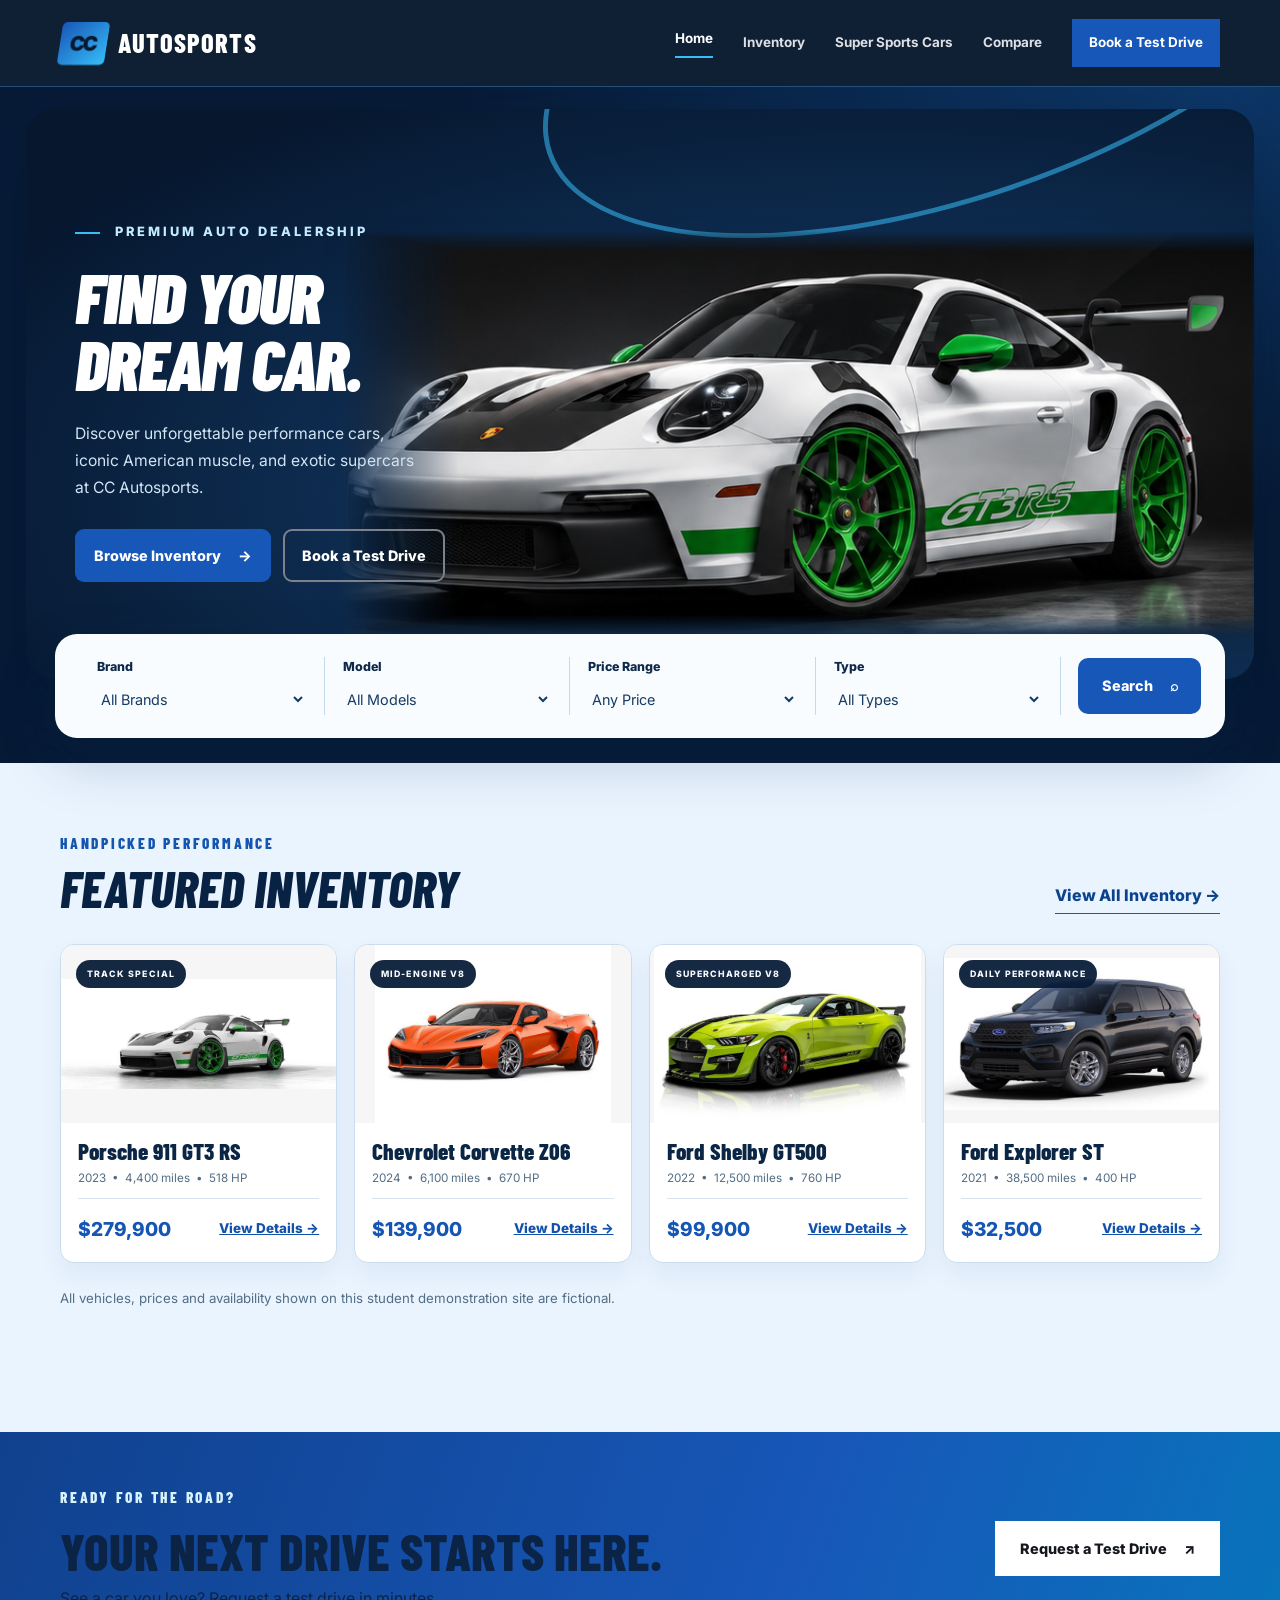
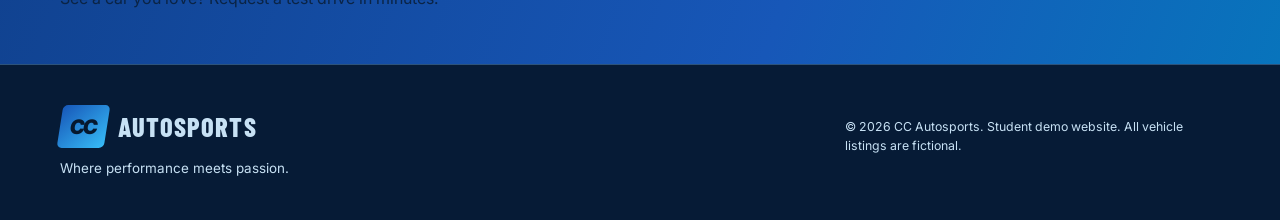
<file: index.html>
<!DOCTYPE html>
<html lang="en">
<head>
  <meta charset="UTF-8">
  <meta name="viewport" content="width=device-width, initial-scale=1.0">
  <meta name="description" content="Explore performance vehicles at CC Autosports. Compare cars and request a test drive.">
  <title>CC Autosports | Drive Something Extraordinary</title>
  <link rel="stylesheet" href="css/styles.css">
  <script src="js/script.js" defer></script>
</head>
<body>
  <a class="skip-link" href="#main-content">Skip to main content</a>
  <header class="site-header">
    <div class="container header-inner">
      <a class="brand" href="index.html" aria-label="CC Autosports home"><span class="brand-mark">CC</span><span class="brand-name">AUTOSPORTS</span></a>
      <button class="menu-toggle" type="button" aria-expanded="false" aria-controls="primary-nav">Menu <span aria-hidden="true">☰</span></button>
      <nav class="primary-nav" id="primary-nav" aria-label="Main navigation">
        <a href="index.html" aria-current="page">Home</a>
        <a href="inventory.html">Inventory</a>
        <a href="super-sports.html">Super Sports Cars</a><a href="compare.html">Compare</a>
        <a href="test-drive.html" class="nav-cta">Book a Test Drive</a>
      </nav>
    </div>
  </header>
  <main id="main-content">
    <section class="showroom-hero" aria-labelledby="hero-heading">
      <div class="container showroom-shell">
        <div class="showroom-content">
          <div class="showroom-copy">
            <p class="showroom-kicker"><span class="accent-line"></span> PREMIUM AUTO DEALERSHIP</p>
            <h1 id="hero-heading">FIND YOUR<br>DREAM CAR.</h1>
            <p>Discover unforgettable performance cars, iconic American muscle, and exotic supercars at CC Autosports.</p>
            <div class="hero-actions">
              <a class="button button-red" href="inventory.html">Browse Inventory <span aria-hidden="true">→</span></a>
              <a class="button button-outline" href="test-drive.html">Book a Test Drive</a>
            </div>
          </div>
          <div class="showroom-art"><img src="images/hero-porsche.png" alt="White Porsche 911 GT3 RS with green wheels and racing details" fetchpriority="high"></div>
          <div class="showroom-bottomline">EXPERIENCE THE EXTRAORDINARY <span>— CC AUTOSPORTS</span></div>
        </div>
      </div>
    </section>
    <div class="container search-container">
      <form id="hero-search" class="hero-search" aria-label="Find a vehicle">
        <div class="search-field"><label for="home-brand">Brand</label><select id="home-brand" name="brand"><option value="all">All Brands</option><option value="Ford">Ford</option><option value="Chevrolet">Chevrolet</option><option value="Dodge">Dodge</option><option value="Porsche">Porsche</option><option value="Lamborghini">Lamborghini</option></select></div>
        <div class="search-field"><label for="home-model">Model</label><select id="home-model" name="model"><option value="all">All Models</option></select></div>
        <div class="search-field"><label for="home-price">Price Range</label><select id="home-price" name="price"><option value="all">Any Price</option><option value="35000">Under $35,000</option><option value="50000">Under $50,000</option><option value="100000">Under $100,000</option><option value="150000">Under $150,000</option><option value="300000">Under $300,000</option></select></div>
        <div class="search-field"><label for="home-type">Type</label><select id="home-type" name="type"><option value="all">All Types</option><option value="standard">Inventory</option><option value="super">Super Sports</option></select></div>
        <button type="submit" class="button button-red search-submit">Search <span aria-hidden="true">⌕</span></button>
      </form>
    </div>
    <section class="section home-featured" aria-labelledby="featured-heading">
      <div class="container">
        <div class="section-head"><div><p class="eyebrow">HANDPICKED PERFORMANCE</p><h2 id="featured-heading">FEATURED INVENTORY</h2></div><a class="text-link" href="inventory.html">View All Inventory <span aria-hidden="true">→</span></a></div>
        <div class="vehicle-grid" id="featured-vehicles"></div>
        <p class="inventory-disclaimer">All vehicles, prices and availability shown on this student demonstration site are fictional.</p>
      </div>
    </section>
    <section class="promo"><div class="container promo-inner"><div><p class="eyebrow">READY FOR THE ROAD?</p><h2>YOUR NEXT DRIVE STARTS HERE.</h2><p>See a car you love? Request a test drive in minutes.</p></div><a class="button button-white" href="test-drive.html">Request a Test Drive <span aria-hidden="true">↗</span></a></div></section>
  </main>
  <footer class="site-footer"><div class="container footer-inner"><div><a class="brand" href="index.html"><span class="brand-mark">CC</span><span class="brand-name">AUTOSPORTS</span></a><p>Where performance meets passion.</p></div><p>© <span id="current-year">2026</span> CC Autosports. Student demo website. All vehicle listings are fictional.</p></div></footer>
</body>
</html>
</file>
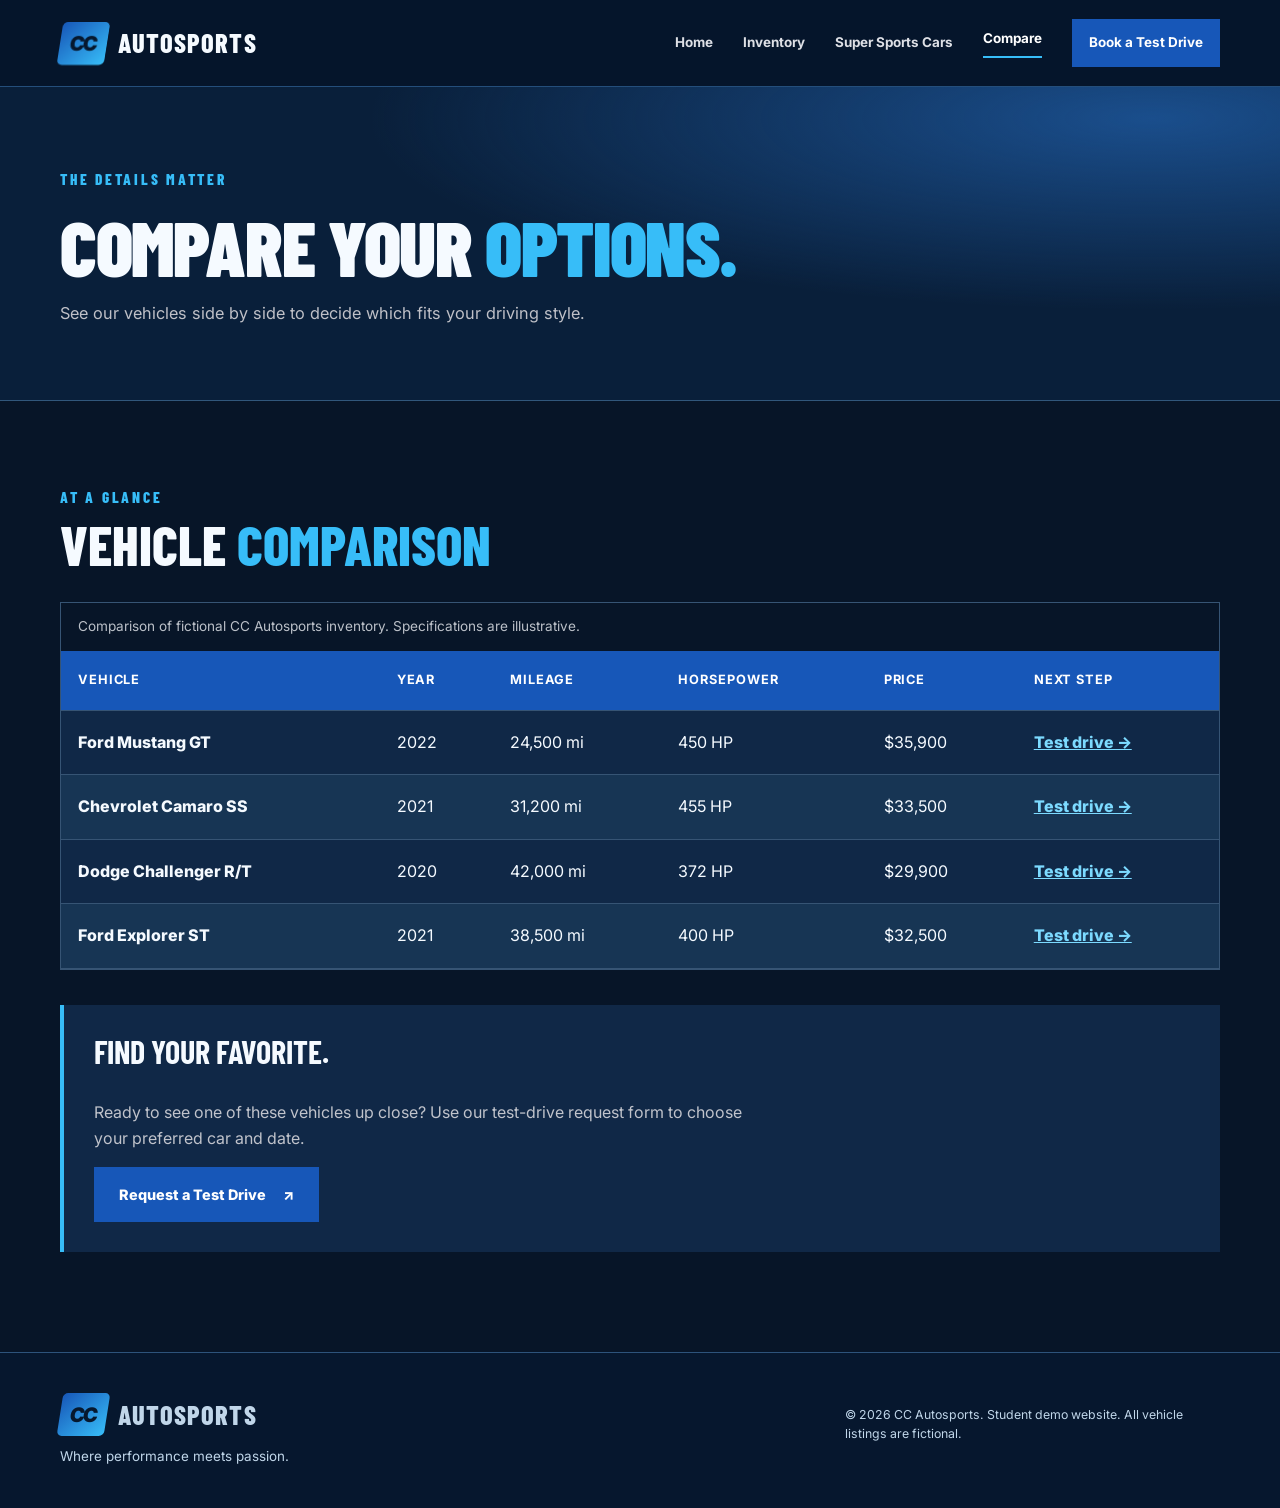
<file: compare.html>
<!DOCTYPE html>
<html lang="en">
<head><meta charset="UTF-8"><meta name="viewport" content="width=device-width, initial-scale=1.0"><meta name="description" content="Compare vehicle years, mileage, horsepower and prices at CC Autosports."><title>Compare Vehicles | CC Autosports</title><link rel="stylesheet" href="css/styles.css"><script src="js/script.js" defer></script></head>
<body><a class="skip-link" href="#main-content">Skip to main content</a><header class="site-header"><div class="container header-inner"><a class="brand" href="index.html" aria-label="CC Autosports home"><span class="brand-mark">CC</span><span class="brand-name">AUTOSPORTS</span></a><button class="menu-toggle" type="button" aria-expanded="false" aria-controls="primary-nav">Menu <span aria-hidden="true">☰</span></button><nav class="primary-nav" id="primary-nav" aria-label="Main navigation"><a href="index.html">Home</a><a href="inventory.html">Inventory</a><a href="super-sports.html">Super Sports Cars</a><a href="compare.html" aria-current="page">Compare</a><a href="test-drive.html" class="nav-cta">Book a Test Drive</a></nav></div></header>
<main id="main-content"><section class="page-hero"><div class="container"><p class="eyebrow">THE DETAILS MATTER</p><h1>COMPARE YOUR <em>OPTIONS.</em></h1><p>See our vehicles side by side to decide which fits your driving style.</p></div></section><section class="section"><div class="container"><div class="section-head"><div><p class="eyebrow">AT A GLANCE</p><h2>VEHICLE <span>COMPARISON</span></h2></div></div><div class="table-scroll" tabindex="0" role="region" aria-label="Scrollable vehicle comparison table"><table class="comparison-table"><caption>Comparison of fictional CC Autosports inventory. Specifications are illustrative.</caption><thead><tr><th scope="col">Vehicle</th><th scope="col">Year</th><th scope="col">Mileage</th><th scope="col">Horsepower</th><th scope="col">Price</th><th scope="col">Next Step</th></tr></thead><tbody id="comparison-rows"></tbody></table></div><div class="info-card"><h3>FIND YOUR FAVORITE.</h3><p>Ready to see one of these vehicles up close? Use our test-drive request form to choose your preferred car and date.</p><a class="button button-red" href="test-drive.html">Request a Test Drive <span aria-hidden="true">↗</span></a></div></div></section></main>
<footer class="site-footer"><div class="container footer-inner"><div><a class="brand" href="index.html"><span class="brand-mark">CC</span><span class="brand-name">AUTOSPORTS</span></a><p>Where performance meets passion.</p></div><p>© <span id="current-year">2026</span> CC Autosports. Student demo website. All vehicle listings are fictional.</p></div></footer></body></html>
</file>
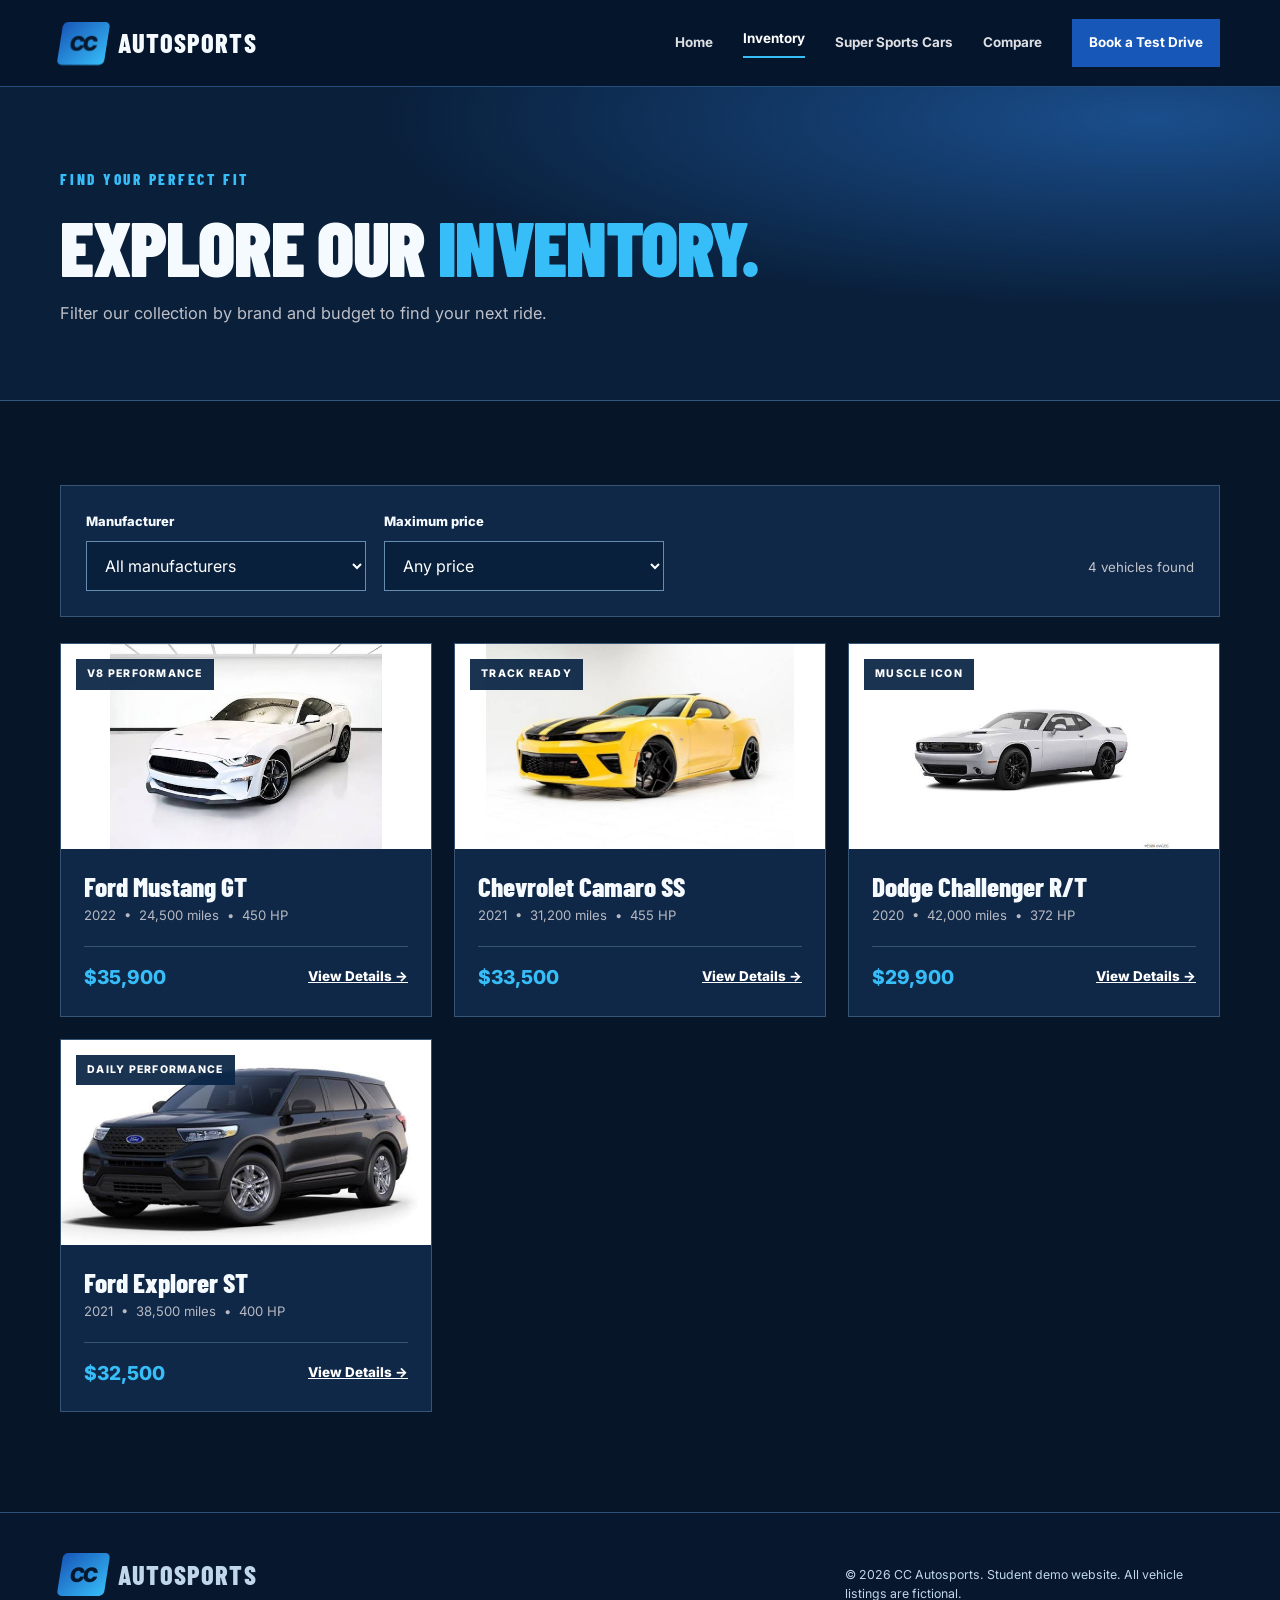
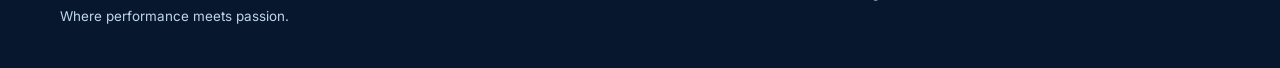
<file: inventory.html>
<!DOCTYPE html>
<html lang="en">
<head><meta charset="UTF-8"><meta name="viewport" content="width=device-width, initial-scale=1.0"><meta name="description" content="Browse and filter performance cars at CC Autosports."><title>Inventory | CC Autosports</title><link rel="stylesheet" href="css/styles.css"><script src="js/script.js" defer></script></head>
<body>
<a class="skip-link" href="#main-content">Skip to main content</a>
<header class="site-header"><div class="container header-inner"><a class="brand" href="index.html" aria-label="CC Autosports home"><span class="brand-mark">CC</span><span class="brand-name">AUTOSPORTS</span></a><button class="menu-toggle" type="button" aria-expanded="false" aria-controls="primary-nav">Menu <span aria-hidden="true">☰</span></button><nav class="primary-nav" id="primary-nav" aria-label="Main navigation"><a href="index.html">Home</a><a href="inventory.html" aria-current="page">Inventory</a><a href="super-sports.html">Super Sports Cars</a><a href="compare.html">Compare</a><a href="test-drive.html" class="nav-cta">Book a Test Drive</a></nav></div></header>
<main id="main-content"><section class="page-hero"><div class="container"><p class="eyebrow">FIND YOUR PERFECT FIT</p><h1>EXPLORE OUR <em>INVENTORY.</em></h1><p>Filter our collection by brand and budget to find your next ride.</p></div></section><section class="section"><div class="container"><div class="filter-bar"><div class="filter-control"><label for="brand-filter">Manufacturer</label><select id="brand-filter"><option value="all">All manufacturers</option><option value="Ford">Ford</option><option value="Chevrolet">Chevrolet</option><option value="Dodge">Dodge</option></select></div><div class="filter-control"><label for="price-filter">Maximum price</label><select id="price-filter"><option value="all">Any price</option><option value="30000">$30,000</option><option value="35000">$35,000</option><option value="40000">$40,000</option></select></div><p id="inventory-count" role="status" aria-live="polite"></p></div><div class="vehicle-grid" id="inventory-vehicles"></div><p id="no-results" class="empty-state" hidden>No vehicles match those filters. Try a different brand or price.</p></div></section></main>
<footer class="site-footer"><div class="container footer-inner"><div><a class="brand" href="index.html"><span class="brand-mark">CC</span><span class="brand-name">AUTOSPORTS</span></a><p>Where performance meets passion.</p></div><p>© <span id="current-year">2026</span> CC Autosports. Student demo website. All vehicle listings are fictional.</p></div></footer>
</body></html>
</file>
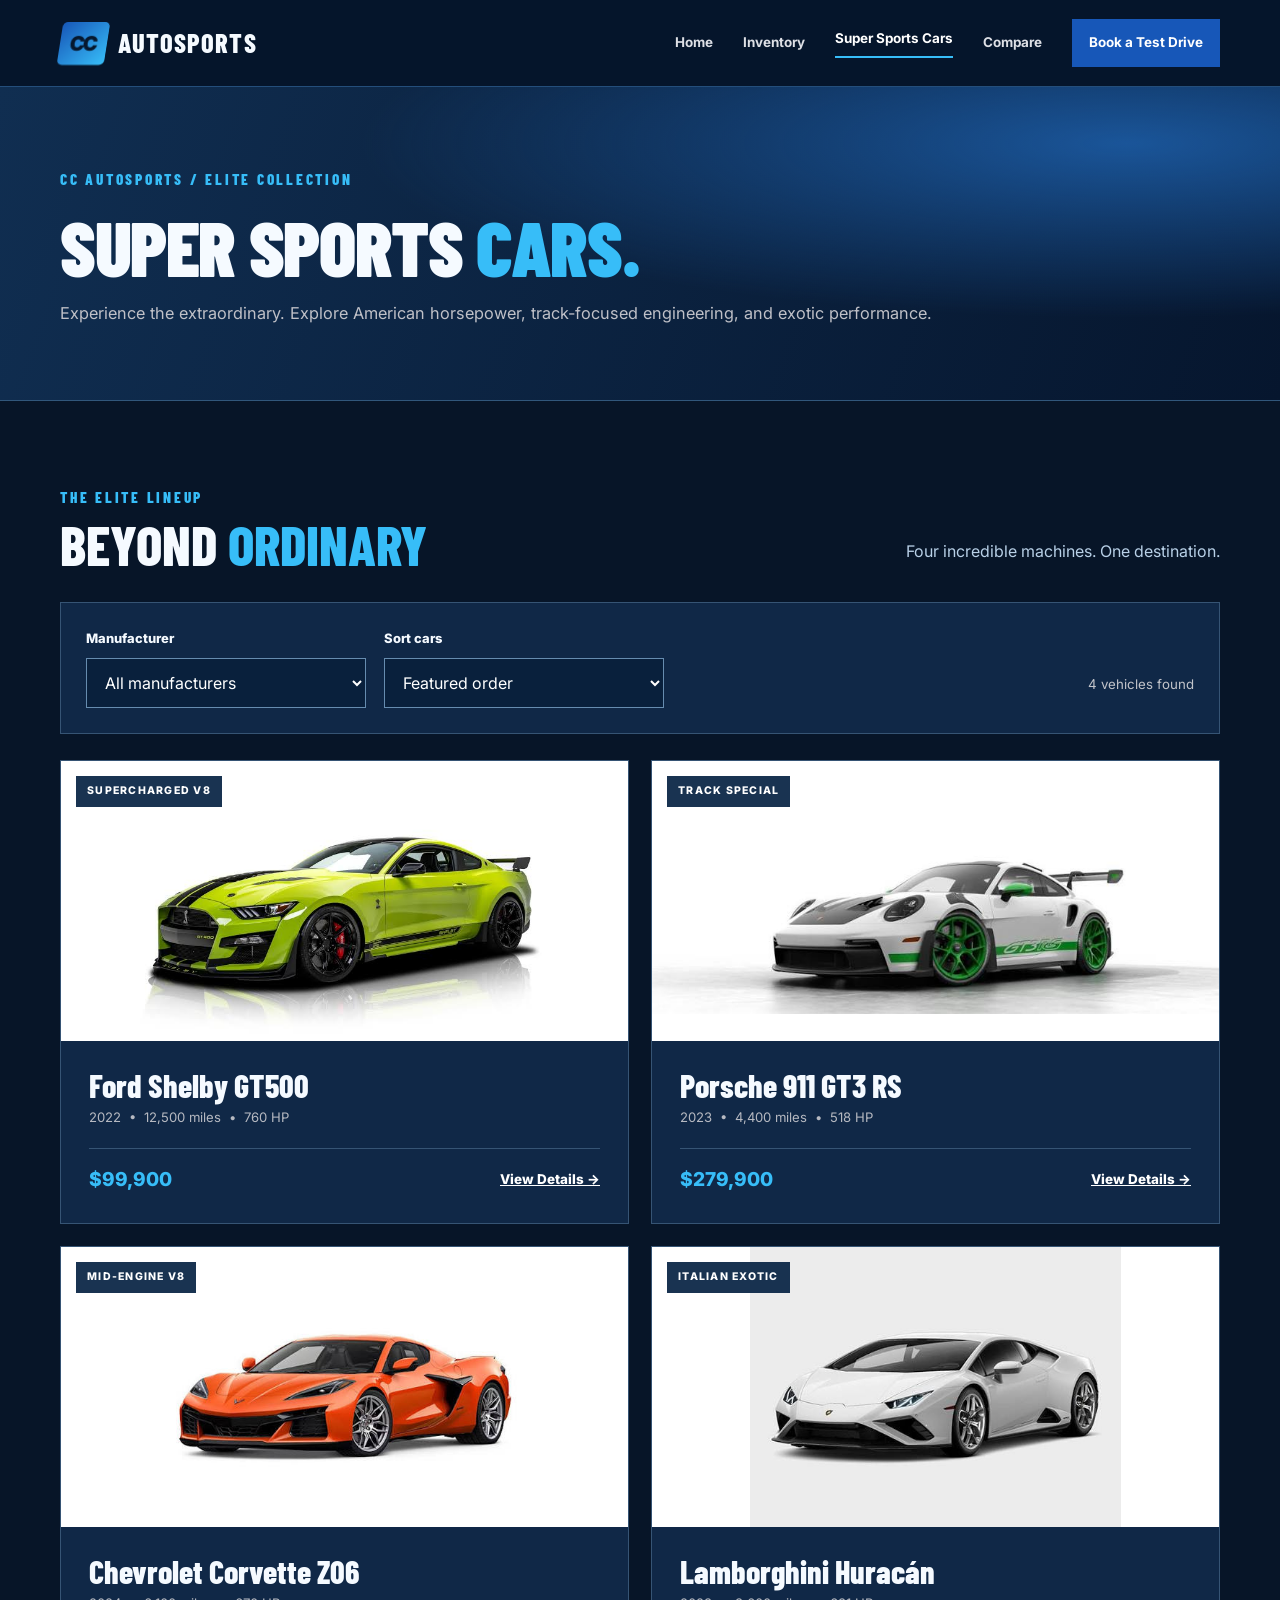
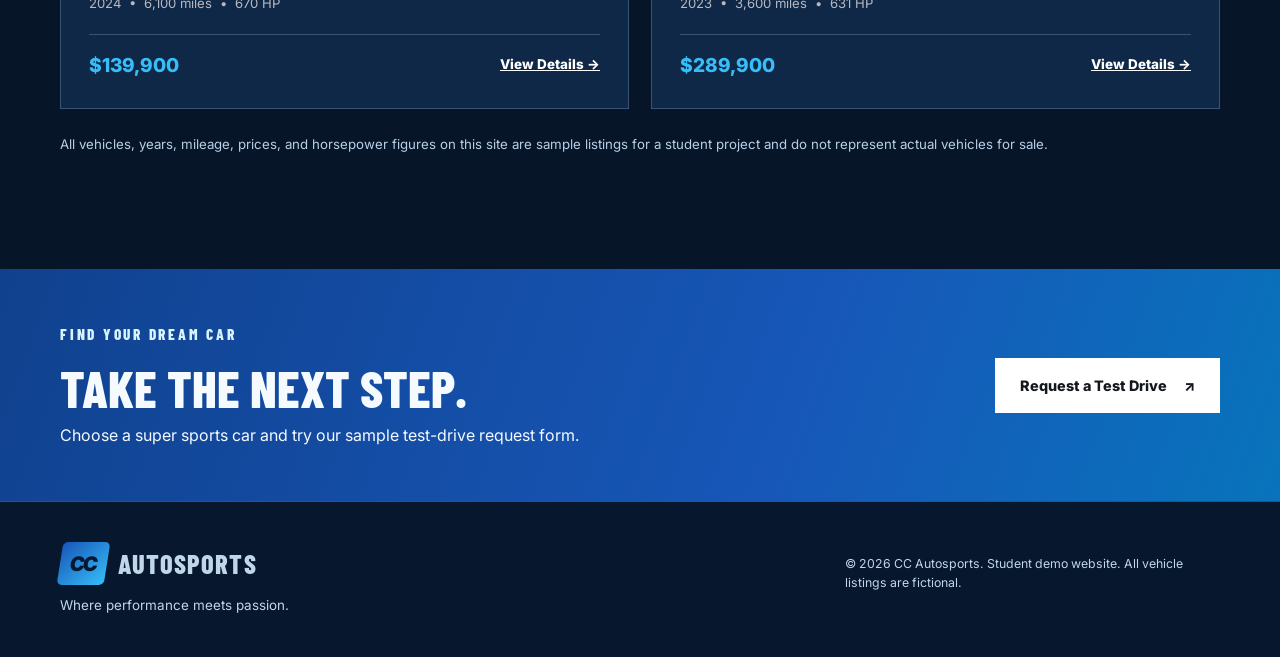
<file: super-sports.html>
<!DOCTYPE html>
<html lang="en">
<head>
  <meta charset="UTF-8">
  <meta name="viewport" content="width=device-width, initial-scale=1.0">
  <meta name="description" content="Explore the fictional exotic and high-performance inventory at CC Autosports.">
  <title>Super Sports Cars | CC Autosports</title>
  <link rel="stylesheet" href="css/styles.css">
  <script src="js/script.js" defer></script>
</head>
<body>
  <a class="skip-link" href="#main-content">Skip to main content</a>
  <header class="site-header">
    <div class="container header-inner">
      <a class="brand" href="index.html" aria-label="CC Autosports home"><span class="brand-mark">CC</span><span class="brand-name">AUTOSPORTS</span></a>
      <button class="menu-toggle" type="button" aria-expanded="false" aria-controls="primary-nav">Menu <span aria-hidden="true">☰</span></button>
      <nav class="primary-nav" id="primary-nav" aria-label="Main navigation">
        <a href="index.html">Home</a>
        <a href="inventory.html">Inventory</a>
        <a href="super-sports.html" aria-current="page">Super Sports Cars</a>
        <a href="compare.html">Compare</a>
        <a href="test-drive.html" class="nav-cta">Book a Test Drive</a>
      </nav>
    </div>
  </header>
  <main id="main-content">
    <section class="page-hero super-hero">
      <div class="container">
        <p class="eyebrow">CC AUTOSPORTS / ELITE COLLECTION</p>
        <h1>SUPER SPORTS <em>CARS.</em></h1>
        <p>Experience the extraordinary. Explore American horsepower, track-focused engineering, and exotic performance.</p>
      </div>
    </section>
    <section class="section" aria-labelledby="supercar-heading">
      <div class="container">
        <div class="section-head"><div><p class="eyebrow">THE ELITE LINEUP</p><h2 id="supercar-heading">BEYOND <span>ORDINARY</span></h2></div><p class="section-description">Four incredible machines. One destination.</p></div>
        <div class="filter-bar">
          <div class="filter-control"><label for="super-brand-filter">Manufacturer</label><select id="super-brand-filter"><option value="all">All manufacturers</option><option value="Ford">Ford</option><option value="Porsche">Porsche</option><option value="Chevrolet">Chevrolet</option><option value="Lamborghini">Lamborghini</option></select></div>
          <div class="filter-control"><label for="super-sort-filter">Sort cars</label><select id="super-sort-filter"><option value="featured">Featured order</option><option value="price-low">Price: low to high</option><option value="price-high">Price: high to low</option><option value="horsepower">Horsepower: highest first</option></select></div>
          <p id="supercar-count" class="filter-count" role="status" aria-live="polite"></p>
        </div>
        <div class="vehicle-grid supercar-grid" id="supercar-vehicles"></div>
        <p id="super-no-results" class="empty-state" hidden>No vehicles found. Try a different filter.</p>
        <p class="inventory-disclaimer">All vehicles, years, mileage, prices, and horsepower figures on this site are sample listings for a student project and do not represent actual vehicles for sale.</p>
      </div>
    </section>
    <section class="promo"><div class="container promo-inner"><div><p class="eyebrow">FIND YOUR DREAM CAR</p><h2>TAKE THE NEXT STEP.</h2><p>Choose a super sports car and try our sample test-drive request form.</p></div><a class="button button-white" href="test-drive.html">Request a Test Drive <span aria-hidden="true">↗</span></a></div></section>
  </main>
  <footer class="site-footer"><div class="container footer-inner"><div><a class="brand" href="index.html"><span class="brand-mark">CC</span><span class="brand-name">AUTOSPORTS</span></a><p>Where performance meets passion.</p></div><p>© <span id="current-year">2026</span> CC Autosports. Student demo website. All vehicle listings are fictional.</p></div></footer>
</body>
</html>
</file>
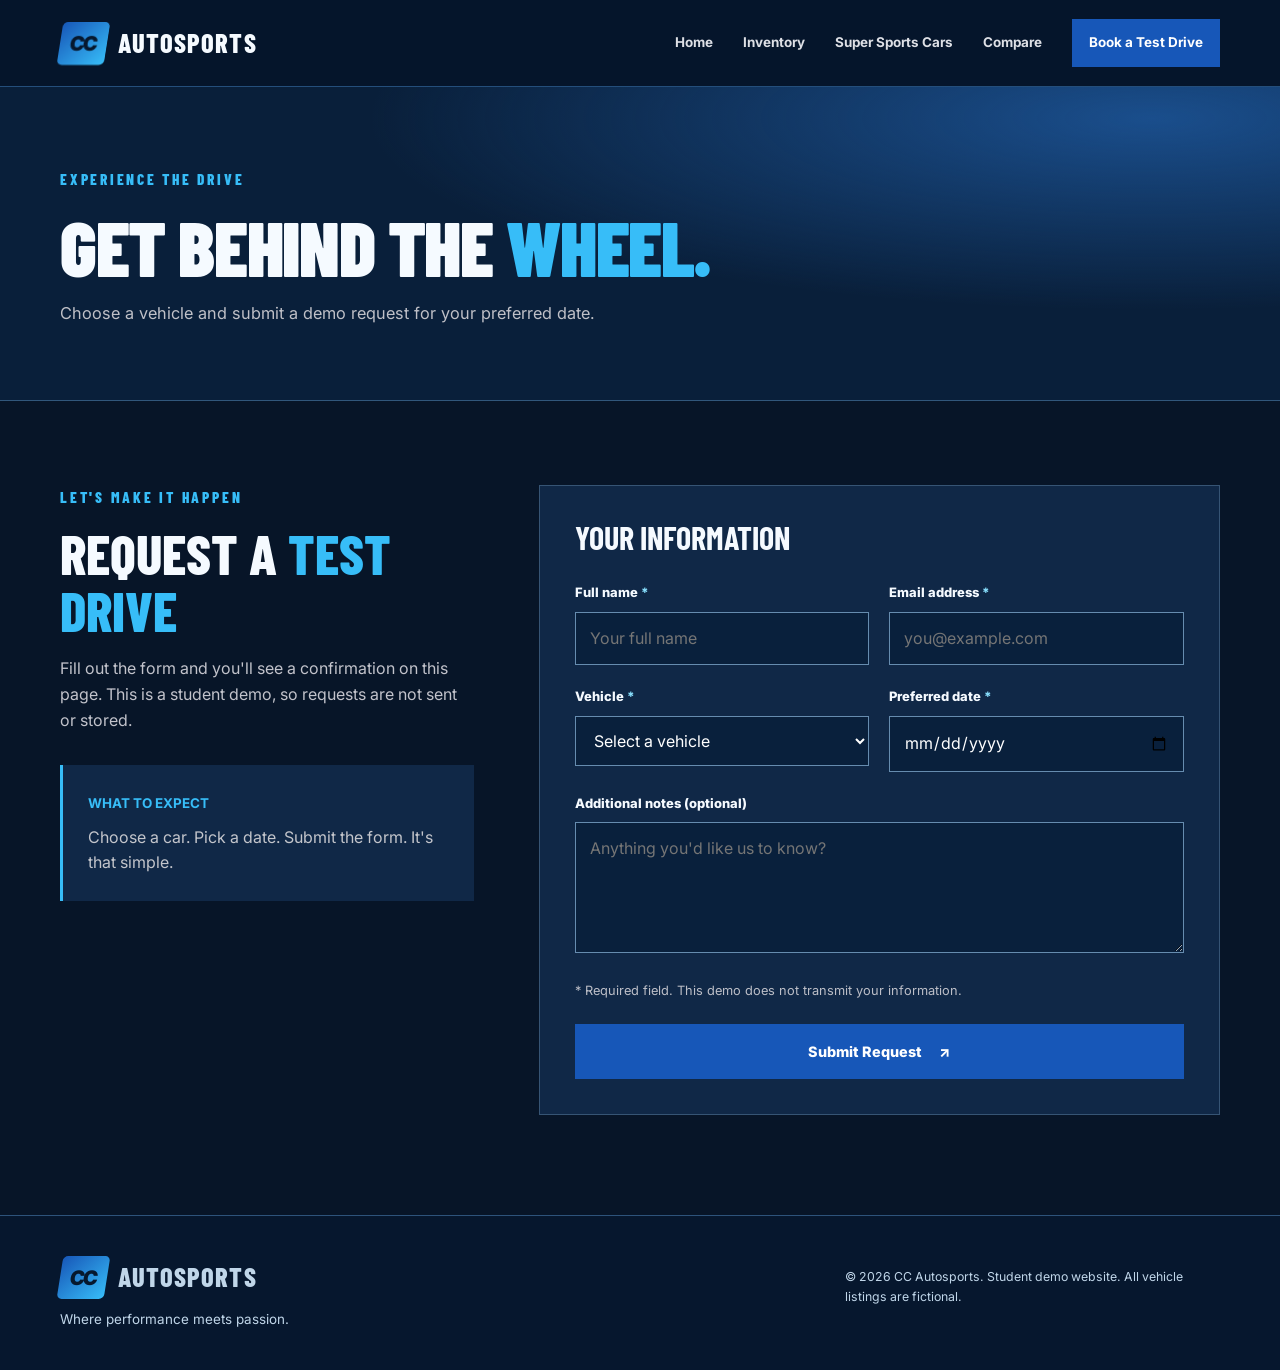
<file: test-drive.html>
<!DOCTYPE html>
<html lang="en">
<head><meta charset="UTF-8"><meta name="viewport" content="width=device-width, initial-scale=1.0"><meta name="description" content="Send a demo test drive request for a vehicle at CC Autosports."><title>Test Drive | CC Autosports</title><link rel="stylesheet" href="css/styles.css"><script src="js/script.js" defer></script></head>
<body><a class="skip-link" href="#main-content">Skip to main content</a><header class="site-header"><div class="container header-inner"><a class="brand" href="index.html" aria-label="CC Autosports home"><span class="brand-mark">CC</span><span class="brand-name">AUTOSPORTS</span></a><button class="menu-toggle" type="button" aria-expanded="false" aria-controls="primary-nav">Menu <span aria-hidden="true">☰</span></button><nav class="primary-nav" id="primary-nav" aria-label="Main navigation"><a href="index.html">Home</a><a href="inventory.html">Inventory</a><a href="super-sports.html">Super Sports Cars</a><a href="compare.html">Compare</a><a href="test-drive.html" aria-current="page" class="nav-cta">Book a Test Drive</a></nav></div></header>
<main id="main-content"><section class="page-hero"><div class="container"><p class="eyebrow">EXPERIENCE THE DRIVE</p><h1>GET BEHIND THE <em>WHEEL.</em></h1><p>Choose a vehicle and submit a demo request for your preferred date.</p></div></section><section class="section"><div class="container form-layout"><div class="form-intro"><p class="eyebrow">LET'S MAKE IT HAPPEN</p><h2>REQUEST A <span>TEST DRIVE</span></h2><p>Fill out the form and you'll see a confirmation on this page. This is a student demo, so requests are not sent or stored.</p><div class="form-highlight"><strong>WHAT TO EXPECT</strong><p>Choose a car. Pick a date. Submit the form. It's that simple.</p></div></div><form id="test-drive-form" class="test-drive-form"><h3>YOUR INFORMATION</h3><div class="field-grid"><div class="field"><label for="full-name">Full name <span aria-hidden="true">*</span></label><input id="full-name" name="fullName" type="text" autocomplete="name" required minlength="2" placeholder="Your full name"></div><div class="field"><label for="email">Email address <span aria-hidden="true">*</span></label><input id="email" name="email" type="email" autocomplete="email" required placeholder="you@example.com"></div></div><div class="field-grid"><div class="field"><label for="vehicle">Vehicle <span aria-hidden="true">*</span></label><select id="vehicle" name="vehicle" required><option value="">Select a vehicle</option></select></div><div class="field"><label for="date">Preferred date <span aria-hidden="true">*</span></label><input id="date" name="date" type="date" required></div></div><div class="field"><label for="message">Additional notes (optional)</label><textarea id="message" name="message" rows="4" placeholder="Anything you'd like us to know?"></textarea></div><p class="field-note">* Required field. This demo does not transmit your information.</p><button type="submit" class="button button-red form-submit">Submit Request <span aria-hidden="true">↗</span></button><div id="form-confirmation" class="confirmation" role="status" aria-live="polite" hidden></div></form></div></section></main>
<footer class="site-footer"><div class="container footer-inner"><div><a class="brand" href="index.html"><span class="brand-mark">CC</span><span class="brand-name">AUTOSPORTS</span></a><p>Where performance meets passion.</p></div><p>© <span id="current-year">2026</span> CC Autosports. Student demo website. All vehicle listings are fictional.</p></div></footer></body></html>
</file>
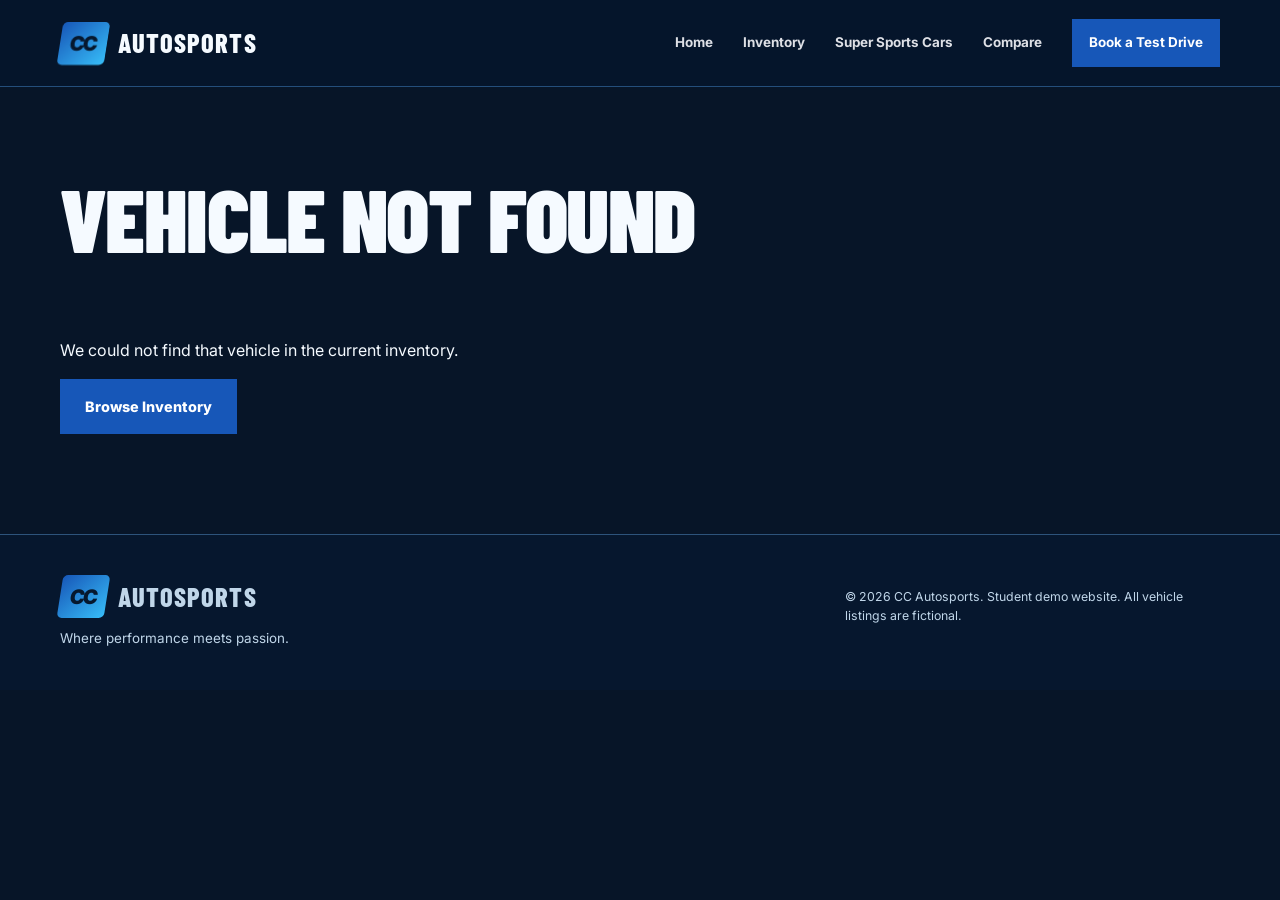
<file: vehicle.html>
<!DOCTYPE html>
<html lang="en">
<head>
  <meta charset="UTF-8">
  <meta name="viewport" content="width=device-width, initial-scale=1.0">
  <meta name="description" content="Explore vehicle details and performance specifications at CC Autosports.">
  <title>Vehicle Details | CC Autosports</title>
  <link rel="stylesheet" href="css/styles.css">
  <script src="js/script.js" defer></script>
</head>
<body>
  <a class="skip-link" href="#main-content">Skip to main content</a>
  <header class="site-header"><div class="container header-inner">
    <a class="brand" href="index.html" aria-label="CC Autosports home"><span class="brand-mark">CC</span><span class="brand-name">AUTOSPORTS</span></a>
    <button class="menu-toggle" type="button" aria-expanded="false" aria-controls="primary-nav">Menu <span aria-hidden="true">☰</span></button>
    <nav class="primary-nav" id="primary-nav" aria-label="Main navigation"><a href="index.html">Home</a><a href="inventory.html">Inventory</a><a href="super-sports.html">Super Sports Cars</a><a href="compare.html">Compare</a><a href="test-drive.html" class="nav-cta">Book a Test Drive</a></nav>
  </div></header>
  <main id="main-content">
    <section id="vehicle-detail" class="section detail-section">
      <div class="container">
        <a id="vehicle-back" class="detail-back" href="inventory.html">← Back to Inventory</a>
        <div class="detail-heading"><p class="eyebrow" id="vehicle-category"></p><h1 id="vehicle-name">Vehicle Details</h1></div>
        <div class="detail-main">
          <div class="detail-photo-wrap"><img id="vehicle-large-photo" src="images/mustang-gt.jpeg" alt="Vehicle exterior"></div>
          <aside class="detail-purchase" aria-label="Vehicle listing summary">
            <p class="detail-subheading">LISTED PRICE</p><p id="vehicle-price" class="detail-price"></p>
            <div class="detail-numbers"><div><span>MILEAGE</span><strong id="vehicle-mileage"></strong></div><div><span>HORSEPOWER</span><strong id="vehicle-horsepower"></strong></div></div>
            <a class="detail-custom-link" href="#customize">Customize This Vehicle ↓</a>
            <a class="detail-custom-link" href="#vehicle-history">View History &amp; Condition ↓</a>
            <a id="vehicle-test-drive" class="button button-red detail-cta" href="test-drive.html">Request a Test Drive →</a>
            <p class="detail-note">Student demonstration listing. Price, mileage, availability, and vehicle-specific condition are fictional.</p>
          </aside>
        </div>
        <section class="interior-section" aria-labelledby="interior-heading">
          <div class="interior-heading"><div><p class="eyebrow">TAKE A LOOK INSIDE</p><h2 id="interior-heading">INTERIOR VIEW</h2></div><span class="interior-tag">CABIN &amp; COMFORT</span></div>
          <div class="interior-layout">
            <div class="interior-photo-wrap"><img id="vehicle-interior-photo" alt="Vehicle interior" loading="lazy"></div>
            <div class="interior-description"><h3 id="vehicle-interior-title">Inside the cabin</h3><p id="vehicle-interior-description"></p><p class="detail-note">Interior photo is a model reference image. Colors, trim, equipment, and options may differ from the fictional listing.</p></div>
          </div>
        </section>
        <section class="customizer-section" id="customize" aria-labelledby="customize-heading">
          <div class="feature-heading"><div><p class="eyebrow">MAKE IT YOURS</p><h2 id="customize-heading">CUSTOMIZE YOUR VEHICLE</h2></div><span class="interior-tag">INTERACTIVE DEMO</span></div>
          <p class="feature-intro">Try different finishes and upgrades on this vehicle. The drawing is a generic style preview, not a photo or exact representation of the selected model. Options and prices are fictional examples, not available dealership offers.</p>
          <div class="customizer-layout">
            <div class="customizer-preview">
              <div class="preview-stage" id="custom-preview-stage">
                <svg viewBox="0 0 600 280" class="car-illustration" role="img" aria-label="Generic sports vehicle illustration with configurable body and wheel finishes">
                  <ellipse cx="300" cy="233" rx="240" ry="21" fill="#001021" opacity=".35"/>
                  <path d="M80 155 L132 145 195 100 Q214 85 243 85 L378 85 Q410 88 435 111 L491 146 522 153 Q543 160 543 180 L543 205 60 205 60 177 Q61 159 80 155 Z" id="custom-car-body" fill="#c71c32" stroke="#dce7f7" stroke-width="4"/>
                  <path d="M203 104 L240 98 368 98 Q395 100 417 119 L451 147 147 147 Z" fill="#0d2338" stroke="#8ba4bc" stroke-width="3"/>
                  <path d="M302 103 L302 145 M170 151 L170 197 M454 151 L454 197" stroke="#91a5bb" stroke-width="3" opacity=".6"/>
                  <path d="M65 170 L98 165 95 175 65 180 M506 166 L536 174 538 186 509 180" fill="#d9f3ff"/>
                  <circle cx="163" cy="208" r="42" fill="#0a0e16" stroke="#42576c" stroke-width="4"/>
                  <circle cx="441" cy="208" r="42" fill="#0a0e16" stroke="#42576c" stroke-width="4"/>
                  <circle cx="163" cy="208" r="27" class="wheel-finish" fill="#c7d2e2"/><circle cx="441" cy="208" r="27" class="wheel-finish" fill="#c7d2e2"/>
                  <circle cx="163" cy="208" r="9" fill="#142a42"/><circle cx="441" cy="208" r="9" fill="#142a42"/>
                </svg>
              </div>
              <p class="preview-label">Concept illustration • <span id="custom-preview-name"></span></p>
              <div class="custom-price"><span>Illustrative configured total</span><strong id="custom-total"></strong></div>
              <p class="detail-note">This is a visual planning demo. Your selected paint, interior and wheel options are not verified for this make or model and won't change the actual vehicle photos.</p>
            </div>
            <div class="customizer-controls">
              <fieldset class="custom-choice"><legend>Paint finish</legend><div class="swatch-row" id="paint-choices">
                <label><input type="radio" name="custom-paint" value="red" checked><span class="paint-dot" style="--paint:#bd2137"></span>Red</label>
                <label><input type="radio" name="custom-paint" value="blue"><span class="paint-dot" style="--paint:#2564bb"></span>Blue</label>
                <label><input type="radio" name="custom-paint" value="black"><span class="paint-dot" style="--paint:#262b32"></span>Black</label>
                <label><input type="radio" name="custom-paint" value="white"><span class="paint-dot" style="--paint:#e6ebf0"></span>White</label>
                <label><input type="radio" name="custom-paint" value="silver"><span class="paint-dot" style="--paint:#8795a8"></span>Silver</label>
              </div></fieldset>
              <label class="custom-select-label" for="custom-wheels">Wheel finish<select id="custom-wheels"><option value="standard">Silver finish • Included</option><option value="black">Black finish • +$900</option><option value="bronze">Bronze finish • +$1,200</option></select></label>
              <label class="custom-select-label" for="custom-interior">Interior theme<select id="custom-interior"><option value="standard">Standard black • Included</option><option value="red">Red accents • +$650</option><option value="tan">Tan accents • +$650</option></select></label>
              <label class="custom-select-label" for="custom-package">Illustrative accessory bundle<select id="custom-package"><option value="none">No additional package • Included</option><option value="appearance">Appearance package • +$1,500</option><option value="performance">Performance-inspired package • +$3,000</option></select></label>
              <div class="custom-summary" id="custom-summary" aria-live="polite"></div>
              <button class="button button-red" type="button" id="custom-reset">Reset Customization</button>
            </div>
          </div>
        </section>
        <section class="history-section" id="vehicle-history" aria-labelledby="history-heading">
          <div class="feature-heading"><div><p class="eyebrow">THE FULL PICTURE</p><h2 id="history-heading">VEHICLE HISTORY &amp; CONDITION</h2></div><span class="interior-tag">SAMPLE REPORT</span></div>
          <p class="feature-intro">This is an invented demonstration report, not a CARFAX, AutoCheck, inspection, title lookup, or real vehicle-history record. No owner, accident, title or service claims have been verified.</p>
          <div class="history-metrics" id="history-metrics"></div>
          <div class="history-bottom"><div class="history-card"><h3>Sample condition checklist</h3><ul id="history-checklist"></ul></div><div class="history-card"><h3>Illustrative service timeline</h3><ol id="history-timeline"></ol></div></div>
        </section>
        <div class="detail-content">
          <section class="detail-panel"><p class="eyebrow">BEHIND THE WHEEL</p><h2>ABOUT THIS VEHICLE</h2><p id="vehicle-description"></p><h3>Performance Highlights</h3><ul id="vehicle-highlights" class="detail-highlights"></ul></section>
          <section class="detail-panel"><p class="eyebrow">KNOW YOUR DRIVE</p><h2>VEHICLE SPECS</h2><dl id="vehicle-specs" class="detail-specs"></dl><p class="detail-note">Engine, transmission, seating, and drivetrain details describe the model or possible configurations, not verified equipment on this fictional listing.</p></section>
        </div>
      </div>
    </section>
    <section id="vehicle-not-found" class="section" hidden><div class="container"><h1>VEHICLE NOT FOUND</h1><p>We could not find that vehicle in the current inventory.</p><a class="button button-red" href="inventory.html">Browse Inventory</a></div></section>
  </main>
  <footer class="site-footer"><div class="container footer-inner"><div><a class="brand" href="index.html"><span class="brand-mark">CC</span><span class="brand-name">AUTOSPORTS</span></a><p>Where performance meets passion.</p></div><p>© <span id="current-year">2026</span> CC Autosports. Student demo website. All vehicle listings are fictional.</p></div></footer>
</body>
</html>
</file>
<file: css/styles.css>
@import url('https://fonts.googleapis.com/css2?family=Barlow+Condensed:wght@500;600;700;800;900&family=Inter:wght@400;500;600;700;800&display=swap');
:root{--bg:#0c0e12;--panel:#171a20;--panel2:#1e222a;--line:#343840;--white:#f7f7f8;--muted:#adb0ba;--red:#e32d36;--red-hover:#ff424a;--focus:#ffdf67}*{box-sizing:border-box}html{scroll-behavior:smooth}body{margin:0;background:var(--bg);color:var(--white);font-family:Inter,Arial,sans-serif;line-height:1.6}a{color:inherit}button,select,input,textarea{font:inherit}button{cursor:pointer}button:focus-visible,a:focus-visible,input:focus-visible,select:focus-visible,textarea:focus-visible,[tabindex]:focus-visible{outline:3px solid var(--focus);outline-offset:3px}h1,h2,h3,p{margin-top:0}h1,h2,h3{line-height:1.03}h1,h2,h3,.brand-name,.eyebrow{font-family:'Barlow Condensed','Arial Narrow',Arial,sans-serif}h1{font-size:clamp(3.5rem,7vw,7.3rem);font-weight:900;letter-spacing:-.018em}h2{font-size:clamp(2.5rem,4.3vw,4.3rem);font-weight:800}h2 span,h1 em{color:var(--red)}h1 em{font-style:normal}.container{width:min(1160px,calc(100% - 44px));margin-inline:auto}.skip-link{position:absolute;top:-120px;left:16px;padding:12px 18px;background:var(--focus);color:#111;z-index:100}.skip-link:focus{top:12px}.site-header{background:#0c0e12f2;border-bottom:1px solid #282b31;position:sticky;top:0;z-index:20;backdrop-filter:blur(12px)}.header-inner{min-height:86px;display:flex;justify-content:space-between;align-items:center;gap:24px}.brand{display:inline-flex;gap:11px;align-items:center;text-decoration:none;white-space:nowrap}.brand-mark{display:flex;align-items:center;justify-content:center;width:47px;height:43px;transform:skew(-9deg);font-weight:900;font-size:1.25rem;letter-spacing:-.09em;background:var(--red);color:white}.brand-name{font-size:1.65rem;font-weight:800;letter-spacing:.04em}.primary-nav{display:flex;align-items:center;gap:30px}.primary-nav a{text-decoration:none;font-weight:700;font-size:.84rem;color:#dddfe5}.primary-nav a:hover,.primary-nav a[aria-current="page"]{color:white}.primary-nav a[aria-current="page"]:not(.nav-cta){border-bottom:2px solid var(--red);padding-bottom:6px}.primary-nav .nav-cta{background:var(--red);color:white;padding:13px 17px}.primary-nav .nav-cta:hover{background:var(--red-hover)}.menu-toggle{display:none;background:transparent;border:1px solid var(--line);padding:10px 14px;color:white}.hero{overflow:hidden;position:relative;background:radial-gradient(circle at 85% 48%,#3b2024 0%,transparent 37%),linear-gradient(130deg,#151820,#0b0d12 65%)}.hero-layout{min-height:650px;display:grid;grid-template-columns:1.04fr 1fr;align-items:center;position:relative}.hero-copy{position:relative;z-index:2;padding:78px 0 65px}.eyebrow{color:var(--red);font-size:.96rem;font-weight:800;letter-spacing:.18em}.accent-line{display:inline-block;vertical-align:middle;background:var(--red);height:2px;width:25px;margin-right:9px}.hero h1{max-width:760px;margin:18px 0 22px}.hero-text{color:#c2c3cb;max-width:520px;font-size:1.06rem}.hero-actions{display:flex;flex-wrap:wrap;gap:12px;margin-top:30px}.button{display:inline-flex;justify-content:center;align-items:center;gap:17px;border:2px solid transparent;text-align:center;padding:14px 23px;font-size:.9rem;font-weight:800;text-decoration:none;min-height:52px;transition:background .15s,border-color .15s,transform .15s}.button:hover{transform:translateY(-1px)}.button-red{background:var(--red);color:#fff}.button-red:hover{background:var(--red-hover)}.button-outline{border-color:#7d818c;color:white}.button-outline:hover{border-color:white;background:#ffffff12}.button-white{background:#fff;color:#14171e}.button-white:hover{background:#e8e8e8}.hero-stats{display:flex;gap:28px;border-top:1px solid #45464b;margin-top:55px;padding-top:24px;max-width:530px}.hero-stats div{display:flex;flex-direction:column}.hero-stats strong{font-family:'Barlow Condensed',Arial,sans-serif;font-size:2rem;line-height:1}.hero-stats span{color:var(--muted);font-size:.74rem}.hero-visual{height:100%;min-height:520px;position:relative;display:flex;align-items:center;justify-content:center}.hero-glow{position:absolute;width:640px;height:320px;background:radial-gradient(ellipse,#bd303b55,transparent 68%);filter:blur(20px);left:-20%;top:31%}.hero-visual-label{position:absolute;bottom:65px;right:0;color:#a8a5ad;font-family:'Barlow Condensed',Arial,sans-serif;letter-spacing:.38em;font-size:.83rem}.car-art{position:relative;width:100%;height:210px;filter:drop-shadow(0 40px 20px #0008);transform:rotate(-3deg)}.car-body{position:absolute;top:84px;left:1%;width:97%;height:97px;border-radius:35% 52% 22% 18%;background:linear-gradient(180deg,#b9212d 0%,#fa4446 25%,#a90f1e 55%,#3e070d 85%);box-shadow:inset 0 10px 8px #ffffff30}.car-roof{position:absolute;top:31px;left:25%;width:49%;height:101px;border-radius:70% 45% 4% 4%;transform:skew(-15deg);background:linear-gradient(125deg,#e54c53,#72161f)}.car-window{position:absolute;top:48px;left:32%;width:36%;height:56px;transform:skew(-20deg);border-radius:80% 30% 3% 5%;background:linear-gradient(130deg,#25323e,#080d15);box-shadow:inset 0 3px 1px #ffffff42}.wheel{position:absolute;top:145px;width:88px;height:88px;border:13px solid #090a0e;border-radius:50%;background:radial-gradient(circle,#c0c2c6 0 15%,#333943 17% 36%,#a3a4a9 38% 43%,#111 45%)}.wheel-left{left:16%}.wheel-right{right:13%}.light{position:absolute;right:1%;top:108px;width:36px;height:14px;background:#ffe8bc;filter:drop-shadow(0 0 13px #ffd7ab);border-radius:40%}.section{padding:84px 0 100px}.section-head{display:flex;justify-content:space-between;align-items:end;gap:25px;margin-bottom:30px}.section-head h2{margin:0}.section-head .eyebrow{margin-bottom:6px}.text-link{font-weight:800;text-decoration:none;border-bottom:1px solid var(--red);padding-bottom:5px}.text-link:hover{color:var(--red)}.vehicle-grid{display:grid;grid-template-columns:repeat(3,minmax(0,1fr));gap:22px}.vehicle-card{background:var(--panel);border:1px solid #30333a;overflow:hidden}.vehicle-card:hover{border-color:#777b85}.vehicle-picture{position:relative;height:205px;display:flex;align-items:center;justify-content:center;overflow:hidden;background:radial-gradient(ellipse at 45% 72%,#404249,#22262f 53%,#17191f)}.vehicle-picture.red{background:radial-gradient(ellipse at 40% 85%,#513238,#29242b 53%,#18191d)}.vehicle-picture.blue{background:radial-gradient(ellipse at 40% 85%,#263e54,#232b34 53%,#18191d)}.vehicle-picture.gold{background:radial-gradient(ellipse at 40% 85%,#52402b,#2c2926 53%,#18191d)}.vehicle-picture .car-art{width:86%;height:120px;transform:scale(.79) rotate(-3deg)}.vehicle-picture .car-body{background:linear-gradient(180deg,#c8cbd2,#f2f3f5 28%,#6d7380 58%,#353840 85%)}.vehicle-picture.red .car-body{background:linear-gradient(180deg,#b9212d,#f94a50 28%,#89131d 58%,#3e070d 85%)}.vehicle-picture.blue .car-body{background:linear-gradient(180deg,#27629c,#3889c8 28%,#13365d 58%,#0b172a 85%)}.vehicle-picture.gold .car-body{background:linear-gradient(180deg,#b68b40,#f3bd5a 28%,#88612c 58%,#382510 85%)}.vehicle-picture .car-roof{background:linear-gradient(125deg,#b1b6c0,#464c57)}.vehicle-picture.red .car-roof{background:linear-gradient(125deg,#e54c53,#72161f)}.vehicle-picture.blue .car-roof{background:linear-gradient(125deg,#3d90c9,#19456b)}.vehicle-picture.gold .car-roof{background:linear-gradient(125deg,#efbb63,#70501c)}.vehicle-picture .wheel{top:145px}.vehicle-tag{position:absolute;left:15px;top:15px;background:#101218ed;font-size:.66rem;letter-spacing:.12em;font-weight:800;padding:7px 11px}.vehicle-info{padding:23px}.vehicle-info h3{font-size:1.7rem;font-weight:800;margin-bottom:5px}.vehicle-meta{color:#b6b9c1;font-size:.82rem;margin-bottom:20px}.vehicle-bottom{border-top:1px solid var(--line);padding-top:15px;display:flex;justify-content:space-between;align-items:center;gap:10px}.vehicle-price{font-weight:800;font-size:1.2rem}.card-link{font-size:.84rem;color:#fff;font-weight:800}.card-link:hover{color:var(--red)}.promo{background:var(--red);padding:53px 0}.promo-inner{display:flex;justify-content:space-between;align-items:center;gap:25px}.promo .eyebrow{color:#fff9}.promo h2{margin-bottom:8px;font-size:clamp(2.2rem,4vw,3.8rem)}.promo p:last-child{margin-bottom:0}.site-footer{border-top:1px solid #32363e;padding:40px 0;color:#a9adb5}.footer-inner{display:flex;align-items:center;justify-content:space-between;gap:24px}.footer-inner>div>p{margin:10px 0 0;font-size:.84rem}.footer-inner>p{font-size:.77rem;max-width:375px}.page-hero{background:radial-gradient(ellipse at 90% 10%,#432129 0%,transparent 44%),#16191f;border-bottom:1px solid #2f3239;padding:80px 0 74px}.page-hero h1{font-size:clamp(3.1rem,6vw,5.8rem);margin:6px 0 14px}.page-hero p:last-child{color:#bfc0c7;font-size:1.02rem;margin:0}.filter-bar{display:flex;align-items:end;gap:18px;padding:25px;background:var(--panel);border:1px solid var(--line);margin-bottom:26px}.filter-control{flex:1;max-width:280px}.filter-control label,.field label{display:block;font-size:.81rem;font-weight:800;margin-bottom:9px}.filter-control select,.field input,.field select,.field textarea{width:100%;padding:13px 14px;border:1px solid #6b707c;border-radius:0;color:var(--white);background:#11141a;min-height:49px}.field textarea{resize:vertical}.filter-control select{color-scheme:dark}#inventory-count{margin:0 0 13px auto;color:#c2c4ca;font-size:.83rem}.empty-state{padding:45px;text-align:center;background:var(--panel)}.table-scroll{overflow-x:auto;border:1px solid var(--line)}.comparison-table{border-collapse:collapse;width:100%;min-width:770px;text-align:left}.comparison-table caption{text-align:left;color:#bbc0c8;padding:13px 17px;font-size:.85rem}.comparison-table thead{background:var(--red);color:white}.comparison-table th,.comparison-table td{padding:19px 17px;border-bottom:1px solid #383c45}.comparison-table th{font-size:.8rem;letter-spacing:.07em;text-transform:uppercase}.comparison-table tbody tr:nth-child(odd){background:#1a1d23}.comparison-table tbody tr:nth-child(even){background:#22252c}.comparison-table tbody tr:hover{background:#30343c}.comparison-table td:first-child{font-weight:800}.comparison-table td a{font-weight:800;color:#ff8589}.info-card{margin-top:35px;padding:30px;border-left:4px solid var(--red);background:var(--panel)}.info-card h3{font-size:2rem}.info-card p{color:#c0c3cb;max-width:680px}.form-layout{display:grid;grid-template-columns:.85fr 1.4fr;gap:65px;align-items:start}.form-intro h2{margin:5px 0 18px}.form-intro>p:not(.eyebrow){color:#c2c3cb}.form-highlight{margin-top:32px;padding:25px;background:var(--panel);border-left:3px solid var(--red)}.form-highlight strong{color:var(--red);font-size:.84rem}.form-highlight p{margin:9px 0 0;color:#c3c5cb}.test-drive-form{padding:35px;background:var(--panel);border:1px solid var(--line)}.test-drive-form h3{font-size:2rem;margin-bottom:28px}.field-grid{display:grid;grid-template-columns:1fr 1fr;gap:20px}.field{margin-bottom:21px}.field label span{color:#ff8f94}.field-note{font-size:.8rem;color:#bcbec7}.form-submit{width:100%;margin-top:9px}.confirmation{background:#173d2c;border:1px solid #61b58d;color:#ddffeb;padding:17px;margin-top:20px}.confirmation[hidden],.empty-state[hidden]{display:none}@media(max-width:900px){.header-inner{min-height:75px}.primary-nav{gap:16px}.primary-nav a{font-size:.77rem}.hero-layout{grid-template-columns:1fr}.hero-copy{padding:85px 0 0}.hero-visual{min-height:285px;max-width:700px;width:100%;margin:auto}.hero-visual .car-art{max-width:610px}.hero-visual-label{bottom:20px}.hero-stats{margin-top:35px}.vehicle-grid{grid-template-columns:repeat(2,minmax(0,1fr))}.form-layout{grid-template-columns:1fr;gap:30px}}@media(max-width:650px){.container{width:min(100% - 32px,1160px)}.header-inner{flex-wrap:wrap;min-height:68px}.brand-name{font-size:1.4rem}.brand-mark{width:40px;height:37px}.menu-toggle{display:block}.primary-nav{display:none;flex-basis:100%;flex-direction:column;align-items:stretch;gap:0;padding-bottom:14px}.primary-nav.is-open{display:flex}.primary-nav a{font-size:1rem;padding:12px 9px}.primary-nav a[aria-current="page"]:not(.nav-cta){border-bottom:0;border-left:3px solid var(--red)}.hero-copy{padding-top:62px}.hero h1{font-size:3.7rem}.hero-visual{min-height:220px}.hero-visual .car-art{transform:scale(.84) rotate(-3deg)}.hero-visual-label{font-size:.65rem}.hero-stats{gap:17px;flex-wrap:wrap}.hero-stats strong{font-size:1.65rem}.section{padding:55px 0 65px}.section-head{align-items:start;flex-direction:column}.vehicle-grid{grid-template-columns:1fr}.vehicle-picture{height:220px}.promo-inner,.footer-inner{align-items:start;flex-direction:column}.page-hero{padding:60px 0}.filter-bar{display:grid;grid-template-columns:1fr;gap:15px}.filter-control{max-width:none}#inventory-count{margin:0}.form-layout{gap:25px}.test-drive-form{padding:22px}.field-grid{grid-template-columns:1fr;gap:0}}@media(prefers-reduced-motion:reduce){html{scroll-behavior:auto}*,*:before,*:after{transition:none!important}}

/* Real vehicle photographs supplied for CC Autosports */
.vehicle-picture{background:#fff!important}
.vehicle-photo{display:block;width:100%;height:100%;object-fit:contain;object-position:center}
.vehicle-tag{z-index:1;background:#101218e8;color:#fff}
.hero-featured-photo{width:100%;aspect-ratio:4/3;background:#fff;display:flex;align-items:center;justify-content:center;border:5px solid #292d35;box-shadow:0 28px 65px #0009;overflow:hidden}
.hero-featured-photo img{width:100%;height:100%;object-fit:contain;display:block}
.hero-visual{padding:22px 0 65px}
.hero-visual-label{bottom:24px;right:0}
@media(max-width:900px){.hero-visual{padding:15px 0 55px;min-height:0}}
@media(max-width:650px){.hero-visual{padding:12px 0 50px}.hero-featured-photo{border-width:3px}}

/* Super Sports Cars collection */
.super-hero{background:radial-gradient(ellipse at 88% 18%,#593039 0%,transparent 48%),linear-gradient(110deg,#171b22,#0b0e14);}
.supercar-grid{grid-template-columns:repeat(2,minmax(0,1fr));}
.supercar-grid .vehicle-picture{height:280px;}
.supercar-grid .vehicle-info{padding:28px;}
.supercar-grid .vehicle-info h3{font-size:2rem;}
.section-description{color:var(--muted);margin:0 0 8px;}
.filter-count{margin:0 0 13px auto;color:#c2c4ca;font-size:.83rem;}
.inventory-disclaimer{color:var(--muted);font-size:.83rem;margin-top:25px;}
@media(max-width:900px){.primary-nav{gap:12px}.primary-nav a{font-size:.73rem}}
@media(max-width:650px){.supercar-grid{grid-template-columns:1fr}.supercar-grid .vehicle-picture{height:230px}.filter-count{margin:0}.section-description{margin-top:12px}}

/* Premium CC Autosports homepage - oversized hero car and floating search. */
body:has(.showroom-hero){background:#f6f6f7;color:#17191d}
body:has(.showroom-hero) .site-header{background:#0b0c0f;color:white;border-bottom:0}
body:has(.showroom-hero) .site-footer{background:#111317;color:#c6c7cb}
.showroom-hero{background:radial-gradient(ellipse at 95% 0%,#4d1219 0%,transparent 34%),#141519;padding:22px 0 84px;overflow:hidden}
.showroom-shell{width:min(1330px,calc(100% - 52px))}
.showroom-content{min-height:570px;position:relative;isolation:isolate;border-radius:28px;background:radial-gradient(ellipse at 70% 65%,#33363a 0%,#181a1d 44%,#0b0c0f 82%);overflow:hidden;box-shadow:0 32px 70px #0006}
.showroom-content:before{content:"";position:absolute;width:850px;height:360px;border:5px solid #e32d3677;border-radius:50%;transform:rotate(-19deg);top:-280px;right:-130px;z-index:-1}
.showroom-copy{position:relative;z-index:2;padding:113px 0 90px 4%;width:43%;color:white}
.showroom-kicker{font-size:.8rem;letter-spacing:.23em;font-weight:800;color:#e6e6e9}
.showroom-copy h1{font-size:clamp(3.3rem,5.5vw,6rem);line-height:.95;margin:21px 0 24px;letter-spacing:-.025em;font-style:italic;color:white}
.showroom-copy>p:not(.showroom-kicker){max-width:355px;color:#c7c9ce;font-size:.98rem;line-height:1.7}
.showroom-copy .hero-actions{margin-top:28px}
.showroom-copy .button{border-radius:9px;padding:13px 17px;min-height:49px}
.showroom-art{position:absolute;z-index:1;width:76%;right:-1.5%;bottom:43px;pointer-events:none}
.showroom-art img{width:100%;height:auto;display:block;filter:drop-shadow(0 15px 17px #0004)}
.showroom-bottomline{position:absolute;bottom:28px;left:4%;color:#d8d8dd;font-size:.7rem;font-weight:800;letter-spacing:.23em;z-index:2}
.showroom-bottomline span{color:#e32d36}
.search-container{width:min(1170px,calc(100% - 66px));position:relative;z-index:3;margin-top:-129px}
.hero-search{background:#fff;color:#191a20;box-shadow:0 23px 55px #0003;border-radius:22px;display:grid;grid-template-columns:repeat(4,minmax(0,1fr)) 140px;align-items:center;padding:23px 24px;gap:0}
.search-field{padding:0 18px;border-right:1px solid #dcdde0;min-width:0}
.search-field label{display:block;font-weight:800;font-size:.78rem;margin-bottom:7px;color:#22252a}
.search-field select{width:100%;min-width:0;border:0;background:#fff;color:#35373d;font-size:.9rem;padding:5px 0;min-height:31px;cursor:pointer}
.search-submit{border-radius:10px;min-height:54px;margin-left:17px}
.home-featured{padding-top:93px;padding-bottom:110px}
.home-featured .section-head h2{font-style:italic;font-size:clamp(2.35rem,4vw,3.65rem);color:#121317}
.home-featured .eyebrow{color:#d01f29}
.home-featured .text-link{color:#141519}
.home-featured .vehicle-grid{grid-template-columns:repeat(4,minmax(0,1fr));gap:17px}
.home-featured .vehicle-card{background:white;border:1px solid #e4e5e7;border-radius:14px;box-shadow:0 12px 25px #0000000c;overflow:hidden}
.home-featured .vehicle-picture{height:178px;background:#f6f6f6!important}
.home-featured .vehicle-info{padding:17px}
.home-featured .vehicle-info h3{font-size:1.45rem;color:#16171b}
.home-featured .vehicle-meta{font-size:.73rem;color:#63666b;margin-bottom:10px}
.home-featured .vehicle-bottom{border-top:1px solid #ececee;align-items:center;flex-wrap:wrap}
.home-featured .vehicle-price{color:#db202a}
.home-featured .card-link{color:#191a1d}
.home-featured .vehicle-tag{font-size:.55rem;border-radius:999px}
.home-featured .inventory-disclaimer{color:#686a70}
@media(max-width:1050px){.showroom-copy{width:53%}.showroom-art{width:77%;right:-8%}.hero-search{grid-template-columns:repeat(4,minmax(0,1fr));row-gap:18px}.search-submit{grid-column:1/-1;margin-left:0}.home-featured .vehicle-grid{grid-template-columns:repeat(2,minmax(0,1fr))}}
@media(max-width:720px){.showroom-hero{padding:12px 0 95px}.showroom-shell{width:calc(100% - 24px)}.showroom-content{min-height:620px;border-radius:20px}.showroom-copy{width:100%;padding:38px 26px 0}.showroom-copy h1{font-size:clamp(3.2rem,10vw,4.4rem)}.showroom-copy>p:not(.showroom-kicker){max-width:320px}.showroom-art{width:118%;right:-25%;bottom:65px}.showroom-bottomline{font-size:.55rem;bottom:19px}.search-container{width:calc(100% - 34px);margin-top:-105px}.hero-search{grid-template-columns:1fr 1fr;border-radius:17px;padding:16px 12px}.search-field{padding:9px 10px}.search-field:nth-child(2n){border-right:0}.search-submit{grid-column:1/-1}.home-featured{padding-top:62px}}
@media(max-width:530px){.showroom-content{min-height:615px}.showroom-copy h1{font-size:3.35rem}.showroom-copy .button{font-size:.78rem}.showroom-art{width:145%;right:-48%;bottom:75px}.home-featured .vehicle-grid{grid-template-columns:1fr}.home-featured .vehicle-picture{height:220px}}

/* CC AUTOSPORTS — TRIPLE BLUE EDITION
   Deep Navy #071B37 | Royal Blue #1757B8 | Electric Blue #37BDF8
   The legacy --red selectors are mapped to Royal Blue so all five pages
   retain their existing structure and interactions. */
:root{
  --navy:#071b37;
  --royal:#1757b8;
  --electric:#37bdf8;
  --bg:#071528;
  --panel:#102847;
  --panel2:#153457;
  --line:#365474;
  --white:#f5faff;
  --muted:#b8d0e7;
  --red:var(--royal);
  --red-hover:#2875da;
  --focus:#75e0ff;
}
body{background:var(--bg);color:var(--white)}
.site-header,body:has(.showroom-hero) .site-header{background:#06162cf5;border-bottom:1px solid #244e7b}
.brand-mark{background:linear-gradient(135deg,var(--royal),var(--electric));color:#06182e;border-radius:5px}
.primary-nav a[aria-current="page"]:not(.nav-cta){border-bottom-color:var(--electric)}
.primary-nav a[aria-current="page"]{color:#fff}
.primary-nav .nav-cta,.button-red{background:var(--royal);color:#fff}
.primary-nav .nav-cta:hover,.button-red:hover{background:#2875da}
.eyebrow,.form-highlight strong,.text-link:hover,.card-link:hover,h1 em,h2 span{color:var(--electric)}
.accent-line{background:var(--electric)}
.hero{background:radial-gradient(circle at 85% 48%,#1557a35c,transparent 39%),linear-gradient(130deg,#0e2d51,#06152a 70%)}
.hero-glow{background:radial-gradient(ellipse,#197ad480,transparent 68%)}
.page-hero{background:radial-gradient(ellipse at 90% 10%,#1a4e8c 0%,transparent 48%),#091f3a;border-bottom-color:#31577c}
.super-hero{background:radial-gradient(ellipse at 88% 18%,#1a5599 0%,transparent 48%),linear-gradient(110deg,#102e51,#06162e)}
.vehicle-card,.test-drive-form,.filter-bar,.info-card,.form-highlight{background:var(--panel);border-color:var(--line)}
.vehicle-card:hover{border-color:var(--electric)}
.vehicle-tag{background:#082444ed}
.vehicle-bottom{border-top-color:var(--line)}
.vehicle-price{color:var(--electric)}
.promo{background:linear-gradient(110deg,#10418e 0%,var(--royal) 62%,#0874bc 100%)}
.promo .eyebrow{color:#d7f3ff}
.site-footer{background:#06172e;border-top-color:#2d537b;color:#c0d6e9}
.comparison-table thead{background:#1757b8;color:#fff}
.comparison-table tbody tr:nth-child(odd){background:#102847}
.comparison-table tbody tr:nth-child(even){background:#173554}
.comparison-table tbody tr:hover{background:#204a73}
.comparison-table th,.comparison-table td{border-bottom-color:#365474}
.comparison-table td a{color:#7cdaff}
.info-card,.form-highlight{border-left-color:var(--electric)}
.filter-control select,.field input,.field select,.field textarea{background:#09203c;border-color:#668caf;color:#fff}
.field label span{color:#89e1ff}
.confirmation{background:#0b4354;border-color:#47bed6;color:#e3faff}
/* The oversized Porsche showroom homepage */
body:has(.showroom-hero){background:#eaf4ff;color:#0b2445}
.showroom-hero{background:radial-gradient(ellipse at 95% 0%,#176ac15b 0%,transparent 44%),#071b37}
.showroom-content{background:radial-gradient(ellipse at 70% 67%,#234b74 0%,#0d2a4d 49%,#06172e 85%);box-shadow:0 32px 70px #02152d70}
.showroom-content:before{border-color:#37bdf88c}
.showroom-kicker{color:#c3ecff}
.showroom-copy>p:not(.showroom-kicker){color:#d2e5f4}
.showroom-bottomline{color:#c4e0f4}
.showroom-bottomline span{color:var(--electric)}
.hero-search{background:#f8fcff;color:#0d2849;box-shadow:0 23px 55px #06294c35}
.search-field{border-right-color:#c4d9ed}
.search-field label{color:#0d2849}
.search-field select{background:#f8fcff;color:#173b63}
.search-submit{background:var(--royal)}
.home-featured .section-head h2{color:#082244}
.home-featured .eyebrow{color:#1455af}
.home-featured .text-link{color:#0b428c;border-bottom-color:#1757b8}
.home-featured .vehicle-card{background:#fff;border-color:#cbddec;box-shadow:0 12px 25px #0b3f7710}
.home-featured .vehicle-info h3{color:#0b2545}
.home-featured .vehicle-meta,.home-featured .inventory-disclaimer{color:#526d85}
.home-featured .vehicle-bottom{border-top-color:#d5e4f0}
.home-featured .vehicle-price{color:#1555b3}
.home-featured .card-link{color:#1352aa}
.home-featured .vehicle-tag{background:#071b37ef;color:#f4faff}
body:has(.showroom-hero) .site-footer{background:#061b36;color:#c7e1f4}
/* Clear and visible keyboard focus across both light and dark sections */
.hero-search :focus-visible,.home-featured a:focus-visible{outline:3px solid #0b57b7;outline-offset:3px}
@media(max-width:650px){.showroom-hero{background:#071b37}}

/* Individual vehicle details */
.vehicle-picture-link{display:flex;text-decoration:none;color:inherit}
.vehicle-picture-link:hover .vehicle-photo{transform:scale(1.035)}
.vehicle-photo{transition:transform .2s ease}
.vehicle-title-link{text-decoration:none;color:inherit}
.vehicle-title-link:hover{color:var(--red)}
.detail-section{padding-top:40px}
.detail-back{display:inline-block;color:var(--muted);font-weight:700;text-decoration:none;margin-bottom:32px}
.detail-back:hover{color:var(--red)}
.detail-heading .eyebrow{margin-bottom:8px}
.detail-heading h1{font-size:clamp(2.7rem,6vw,5.8rem);margin-bottom:32px}
.detail-main{display:grid;grid-template-columns:minmax(0,1.6fr) minmax(270px,.85fr);gap:24px;align-items:stretch}
.detail-photo-wrap{border:1px solid var(--line);background:#f0f2f6;min-height:370px;display:flex;align-items:center;justify-content:center;overflow:hidden}
.detail-photo-wrap img{display:block;width:100%;height:100%;max-height:510px;object-fit:contain}
.detail-purchase{border:1px solid var(--line);background:var(--panel);padding:30px;display:flex;flex-direction:column;justify-content:center}
.detail-subheading{font-size:.78rem;letter-spacing:.15em;color:var(--muted);font-weight:800;margin-bottom:4px}
.detail-price{font-size:clamp(2.3rem,4vw,3.3rem);font-weight:900;line-height:1.2;margin:0 0 26px}
.detail-numbers{display:grid;grid-template-columns:1fr 1fr;gap:12px;border-top:1px solid var(--line);padding-top:24px;margin-bottom:28px}
.detail-numbers div{display:flex;flex-direction:column;gap:5px}
.detail-numbers span{font-size:.75rem;letter-spacing:.07em;color:var(--muted)}
.detail-numbers strong{font-size:1.15rem}
.detail-cta{width:100%}
.detail-note{color:var(--muted);font-size:.77rem;line-height:1.6;margin:16px 0 0}
.detail-content{display:grid;grid-template-columns:1fr 1fr;gap:24px;margin-top:30px}
.detail-panel{background:var(--panel);border:1px solid var(--line);padding:30px}
.detail-panel h2{font-size:clamp(2rem,3.2vw,2.9rem);margin-bottom:20px}
.detail-panel>p:not(.eyebrow):not(.detail-note){color:#c5cbd6}
.detail-panel h3{font-size:1.7rem;margin:30px 0 16px}
.detail-highlights{margin:0;padding-left:21px;color:#c5cbd6}
.detail-highlights li{padding:4px 0}
.detail-specs{margin:0}
.detail-spec{display:flex;justify-content:space-between;gap:14px;border-bottom:1px solid var(--line);padding:11px 0}
.detail-spec dt{color:var(--muted)}
.detail-spec dd{font-weight:750;text-align:right;margin:0;max-width:60%}
#vehicle-not-found[hidden],#vehicle-detail[hidden]{display:none}
@media(max-width:850px){.detail-main,.detail-content{grid-template-columns:1fr}.detail-photo-wrap{min-height:240px}.detail-purchase{padding:25px}}
@media(max-width:550px){.detail-heading h1{font-size:2.6rem}.detail-panel{padding:20px}.detail-photo-wrap{min-height:200px}.detail-spec dd{max-width:56%}}
@media(prefers-reduced-motion:reduce){.vehicle-photo{transition:none}}

/* Matching interior photograph on each vehicle detail page */
.interior-section{margin-top:34px;border:1px solid var(--line);background:var(--panel);padding:30px}
.interior-heading{display:flex;align-items:end;justify-content:space-between;gap:20px;margin-bottom:22px}
.interior-heading .eyebrow{margin-bottom:7px}
.interior-heading h2{font-size:clamp(2rem,3.3vw,3rem);margin:0}
.interior-tag{font-size:.75rem;letter-spacing:.12em;color:var(--electric);font-weight:800}
.interior-layout{display:grid;grid-template-columns:minmax(0,1.65fr) minmax(220px,.75fr);gap:24px;align-items:center}
.interior-photo-wrap{background:#08111f;overflow:hidden;border:1px solid var(--line)}
.interior-photo-wrap img{width:100%;height:auto;aspect-ratio:16/9;object-fit:cover;display:block}
.interior-description h3{font-size:1.6rem;margin:0 0 14px}
.interior-description>p:not(.detail-note){color:var(--muted);line-height:1.8;margin:0}
@media(max-width:850px){.interior-layout{grid-template-columns:1fr}.interior-section{padding:24px}}
@media(max-width:550px){.interior-heading{align-items:start;flex-direction:column}.interior-section{padding:18px}.interior-photo-wrap img{aspect-ratio:4/3}}


/* Vehicle configurator and demo history */
.detail-custom-link{display:block;color:#8edaff;font-weight:750;text-align:center;margin-bottom:12px;text-decoration:none}
.detail-custom-link:hover{text-decoration:underline}
.customizer-section,.history-section{margin-top:34px;border:1px solid var(--line);background:var(--panel);padding:30px;scroll-margin-top:110px}
.feature-heading{display:flex;justify-content:space-between;align-items:end;gap:16px;margin-bottom:14px}
.feature-heading h2{font-size:clamp(1.8rem,3.2vw,3rem);margin:0}
.feature-intro{color:var(--muted);line-height:1.7;max-width:850px;margin:0 0 24px}
.customizer-layout{display:grid;grid-template-columns:minmax(0,1.2fr) minmax(290px,.8fr);gap:24px}
.customizer-preview,.customizer-controls,.history-card{border:1px solid var(--line);background:#091d36;padding:22px;border-radius:10px}
.preview-stage{background:radial-gradient(ellipse at 50% 65%,#235786,#0a223d 70%);border-radius:10px;min-height:280px;display:flex;align-items:center;justify-content:center;overflow:hidden}
.car-illustration{width:100%;height:auto;max-height:330px}
.preview-label{font-size:.8rem;color:var(--muted);margin:10px 0 20px}
.custom-price{border-top:1px solid var(--line);padding-top:18px;display:flex;justify-content:space-between;gap:12px;align-items:center;flex-wrap:wrap}
.custom-price span{color:var(--muted)}.custom-price strong{font-size:clamp(1.6rem,3vw,2.3rem);color:var(--electric)}
.custom-choice{border:0;padding:0;margin:0 0 20px;min-width:0}.custom-choice legend,.custom-select-label{font-weight:800;font-size:.9rem;color:#e8f2ff}
.swatch-row{display:flex;flex-wrap:wrap;gap:12px;margin-top:14px}.swatch-row label{display:flex;flex-direction:column;align-items:center;gap:6px;font-size:.75rem;color:#e8f2ff;cursor:pointer}
.swatch-row input{position:absolute;opacity:0;width:1px;height:1px}.paint-dot{display:block;background:var(--paint);width:38px;height:38px;border-radius:50%;border:2px solid #a7bcd0}
.swatch-row input:checked+.paint-dot{outline:3px solid var(--electric);outline-offset:3px}.swatch-row input:focus-visible+.paint-dot{outline:3px solid #fff;outline-offset:4px}
.custom-select-label{display:flex;flex-direction:column;gap:9px;margin-bottom:18px}.custom-select-label select{width:100%;min-height:43px;padding:8px 12px;border:1px solid #668caf;border-radius:6px;background:#0d2847;color:white;font:inherit}
.custom-summary{border:1px solid var(--line);border-radius:8px;padding:16px;margin-bottom:18px}.custom-summary h3{font-size:1.25rem;margin:0 0 12px}.custom-summary p{display:flex;justify-content:space-between;gap:12px;font-size:.88rem;margin:8px 0;color:var(--muted)}.custom-summary strong{color:white;text-align:right}
.history-metrics{display:grid;grid-template-columns:repeat(3,minmax(0,1fr));gap:12px;margin-bottom:22px}.history-metric{background:#091d36;border:1px solid var(--line);border-radius:8px;padding:17px;display:flex;flex-direction:column;gap:8px}.history-metric span{font-size:.8rem;color:var(--muted)}.history-metric strong{font-size:1.05rem}
.history-bottom{display:grid;grid-template-columns:1fr 1fr;gap:18px}.history-card h3{font-size:1.45rem;margin:0 0 14px}.history-card ul,.history-card ol{padding-left:22px;color:#c5d7e8;line-height:2;margin:0}
@media(max-width:850px){.customizer-layout{grid-template-columns:1fr}.history-metrics{grid-template-columns:repeat(2,1fr)}}
@media(max-width:550px){.customizer-section,.history-section{padding:18px}.feature-heading{align-items:start;flex-direction:column}.history-bottom{grid-template-columns:1fr}.history-metrics{grid-template-columns:1fr 1fr}.history-metric{padding:12px}.customizer-preview,.customizer-controls{padding:15px}.preview-stage{min-height:180px}}


/* Vehicle-specific detail page palettes. The main site keeps its blue theme.
   Applied only on vehicle.html after the selected listing is loaded. */
body.vehicle-theme {
  --vehicle-accent: #52d8a4;
  --vehicle-button: #15885e;
  --vehicle-button-hover: #0e6b4a;
  --vehicle-on-button: #ffffff;
  --vehicle-bg: #071c17;
  --vehicle-panel: #102d25;
  --vehicle-inset: #0b231d;
  --vehicle-border: #386d5b;
  --vehicle-light: #e8fff5;
  --vehicle-subtext: #c0e0d3;
  --vehicle-glow: #219d6b55;
  --bg: var(--vehicle-bg);
  --panel: var(--vehicle-panel);
  --panel2: var(--vehicle-inset);
  --line: var(--vehicle-border);
  --white: var(--vehicle-light);
  --muted: var(--vehicle-subtext);
  --royal: var(--vehicle-button);
  --electric: var(--vehicle-accent);
  --red: var(--vehicle-button);
  --red-hover: var(--vehicle-button-hover);
  --focus: var(--vehicle-accent);
  background:var(--vehicle-bg);
  color:var(--vehicle-light);
  transition:background-color .24s ease;
}
/* Individual palettes based on the listed vehicle's exterior identity. */
body.theme-mustang {--vehicle-accent:#ff6974;--vehicle-button:#ba2134;--vehicle-button-hover:#931b2a;--vehicle-bg:#200c12;--vehicle-panel:#35151d;--vehicle-inset:#281119;--vehicle-border:#7c3948;--vehicle-light:#fff4f5;--vehicle-subtext:#f0c4cc;--vehicle-glow:#b5234359}
body.theme-camaro {--vehicle-accent:#79b7ff;--vehicle-button:#2466bc;--vehicle-button-hover:#194a91;--vehicle-bg:#08192b;--vehicle-panel:#112c49;--vehicle-inset:#0c223b;--vehicle-border:#37658b;--vehicle-light:#f1f8ff;--vehicle-subtext:#c3dcf5;--vehicle-glow:#4389e655}
body.theme-challenger {--vehicle-accent:#ffe082;--vehicle-button:#a46c0b;--vehicle-button-hover:#835609;--vehicle-bg:#211a0b;--vehicle-panel:#322910;--vehicle-inset:#29200d;--vehicle-border:#75602b;--vehicle-light:#fff9e6;--vehicle-subtext:#e7d7ab;--vehicle-glow:#d0a12955}
body.theme-explorer {--vehicle-accent:#e0e9f3;--vehicle-button:#586c82;--vehicle-button-hover:#455668;--vehicle-bg:#151c24;--vehicle-panel:#273441;--vehicle-inset:#1d2935;--vehicle-border:#596e80;--vehicle-light:#f7faff;--vehicle-subtext:#d3dce7;--vehicle-glow:#a7bdd655}
body.theme-gt500 {--vehicle-accent:#84c9ff;--vehicle-button:#195d9a;--vehicle-button-hover:#124a7d;--vehicle-bg:#0b1624;--vehicle-panel:#132943;--vehicle-inset:#0d2036;--vehicle-border:#40658b;--vehicle-light:#f1f8ff;--vehicle-subtext:#c7deef;--vehicle-glow:#3287cc55}
/* Porsche: bright green + white, as requested. */
body.theme-gt3rs {--vehicle-accent:#8cff9c;--vehicle-button:#268d43;--vehicle-button-hover:#196e32;--vehicle-bg:#081a10;--vehicle-panel:#142e1d;--vehicle-inset:#0d2416;--vehicle-border:#488357;--vehicle-light:#ffffff;--vehicle-subtext:#d2edda;--vehicle-glow:#4cd66a58}
body.theme-z06 {--vehicle-accent:#ff7979;--vehicle-button:#c52d37;--vehicle-button-hover:#a51e27;--vehicle-bg:#220f15;--vehicle-panel:#371922;--vehicle-inset:#29141c;--vehicle-border:#8a414d;--vehicle-light:#fff5f5;--vehicle-subtext:#f0cfd2;--vehicle-glow:#d73f4c55}
body.theme-huracan {--vehicle-accent:#ffdb84;--vehicle-button:#a97616;--vehicle-button-hover:#885d0d;--vehicle-bg:#201b0c;--vehicle-panel:#302713;--vehicle-inset:#241e10;--vehicle-border:#826b38;--vehicle-light:#fff9eb;--vehicle-subtext:#ebdeba;--vehicle-glow:#c69a3055}
body.vehicle-theme .site-header,
body.vehicle-theme .site-footer {background:var(--vehicle-inset);border-color:var(--vehicle-border)}
body.vehicle-theme .brand-mark {background:linear-gradient(135deg,var(--vehicle-button),var(--vehicle-accent));color:#09150f}
body.vehicle-theme .primary-nav .nav-cta,
body.vehicle-theme .button-red {background:var(--vehicle-button);color:var(--vehicle-on-button);border-color:var(--vehicle-button)}
body.vehicle-theme .primary-nav .nav-cta:hover,
body.vehicle-theme .button-red:hover {background:var(--vehicle-button-hover)}
body.vehicle-theme .eyebrow,
body.vehicle-theme .interior-tag,
body.vehicle-theme .detail-custom-link,
body.vehicle-theme .detail-back:hover,
body.vehicle-theme .detail-price,
body.vehicle-theme .custom-price strong,
body.vehicle-theme .detail-panel h3 {color:var(--vehicle-accent)}
body.vehicle-theme .detail-heading h1 {text-shadow:0 0 45px var(--vehicle-glow)}
body.vehicle-theme .detail-purchase,
body.vehicle-theme .detail-panel,
body.vehicle-theme .interior-section,
body.vehicle-theme .customizer-section,
body.vehicle-theme .history-section {background:var(--vehicle-panel);border-color:var(--vehicle-border)}
body.vehicle-theme .detail-photo-wrap {border:2px solid var(--vehicle-border);box-shadow:0 0 26px var(--vehicle-glow)}
body.vehicle-theme .customizer-preview,
body.vehicle-theme .customizer-controls,
body.vehicle-theme .history-card,
body.vehicle-theme .history-metric,
body.vehicle-theme .custom-summary {background:var(--vehicle-inset);border-color:var(--vehicle-border)}
body.vehicle-theme .preview-stage {background:radial-gradient(ellipse at 50% 65%,var(--vehicle-glow),var(--vehicle-inset) 72%)}
body.vehicle-theme .custom-select-label select {background:var(--vehicle-inset);border-color:var(--vehicle-border);color:var(--vehicle-light)}
body.vehicle-theme .custom-choice legend,
body.vehicle-theme .custom-select-label,
body.vehicle-theme .swatch-row label,
body.vehicle-theme .custom-summary strong {color:var(--vehicle-light)}
body.vehicle-theme .detail-panel>p:not(.eyebrow):not(.detail-note),
body.vehicle-theme .detail-highlights,
body.vehicle-theme .history-card ul,
body.vehicle-theme .history-card ol {color:var(--vehicle-subtext)}
body.vehicle-theme .swatch-row input:checked+.paint-dot {outline-color:var(--vehicle-accent)}
body.vehicle-theme :focus-visible {outline:3px solid var(--vehicle-accent);outline-offset:3px}
@media(prefers-reduced-motion:reduce){body.vehicle-theme{transition:none}}
</file>
